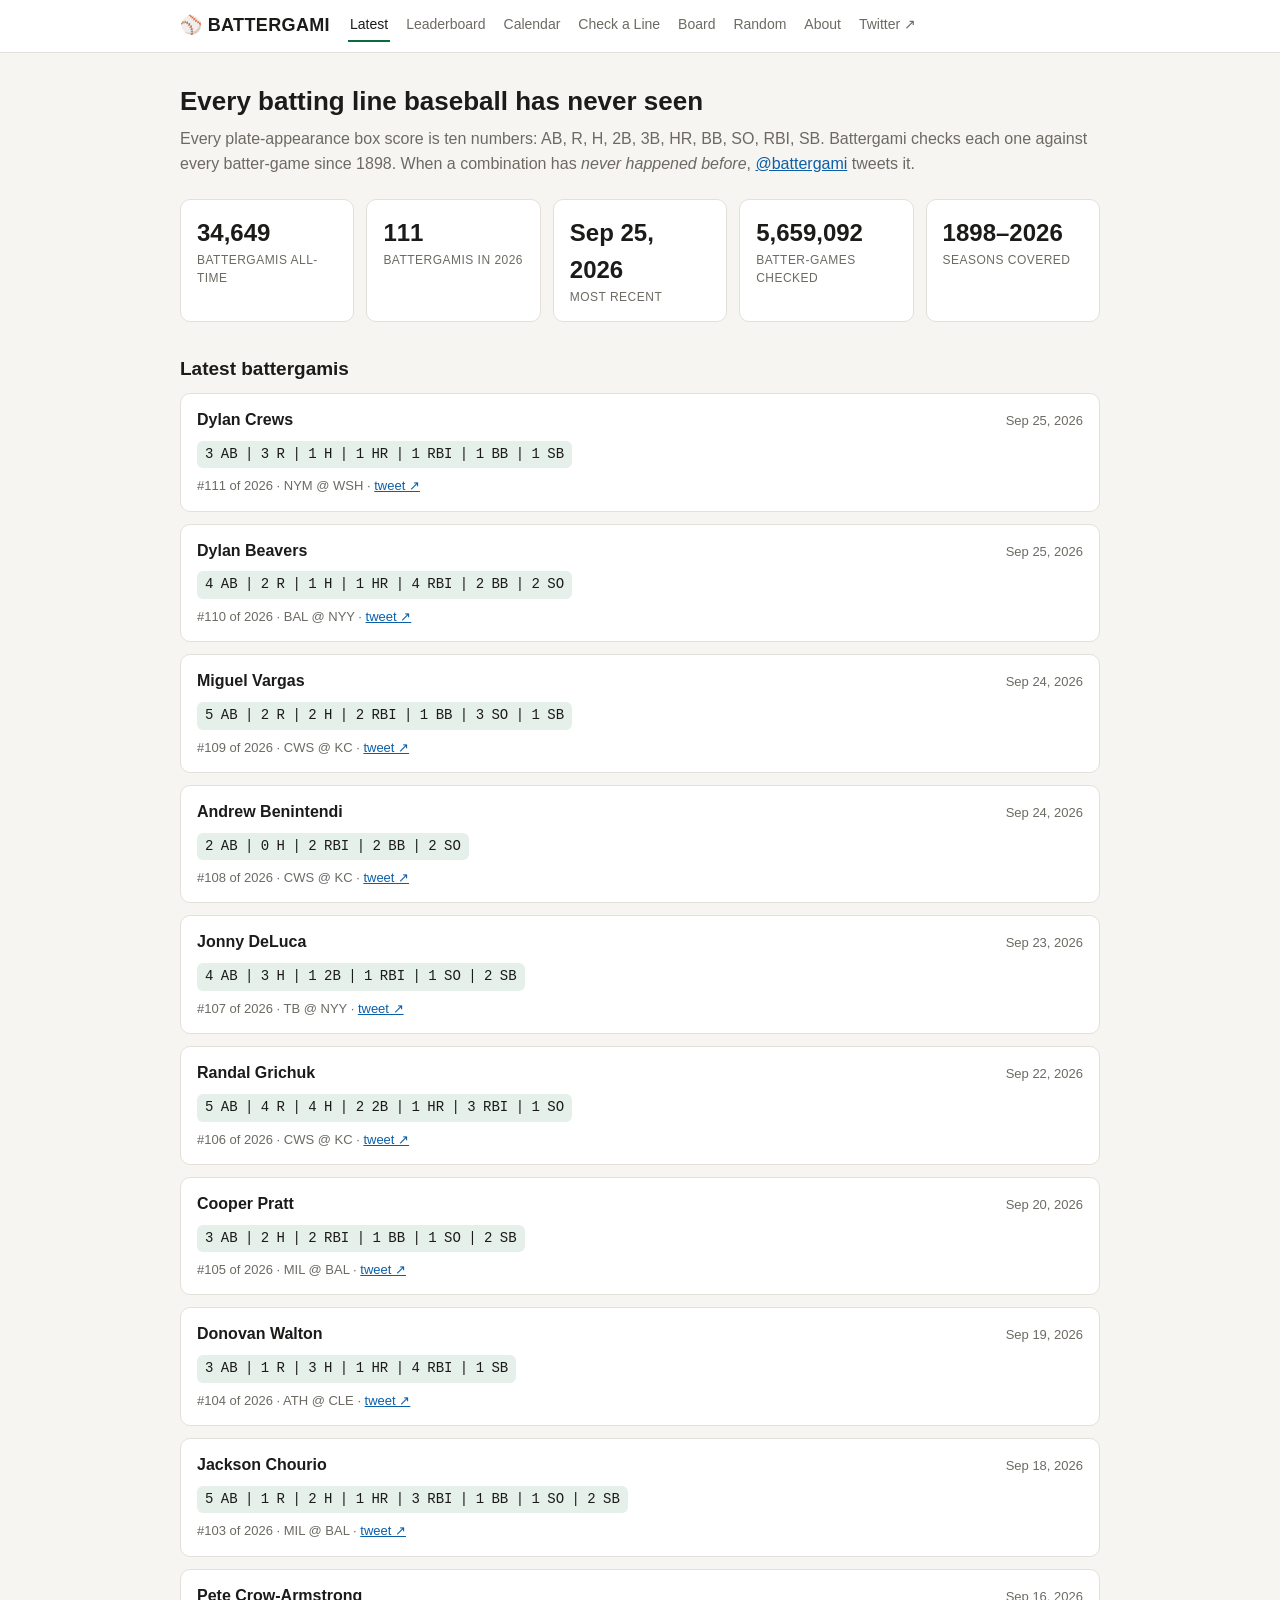
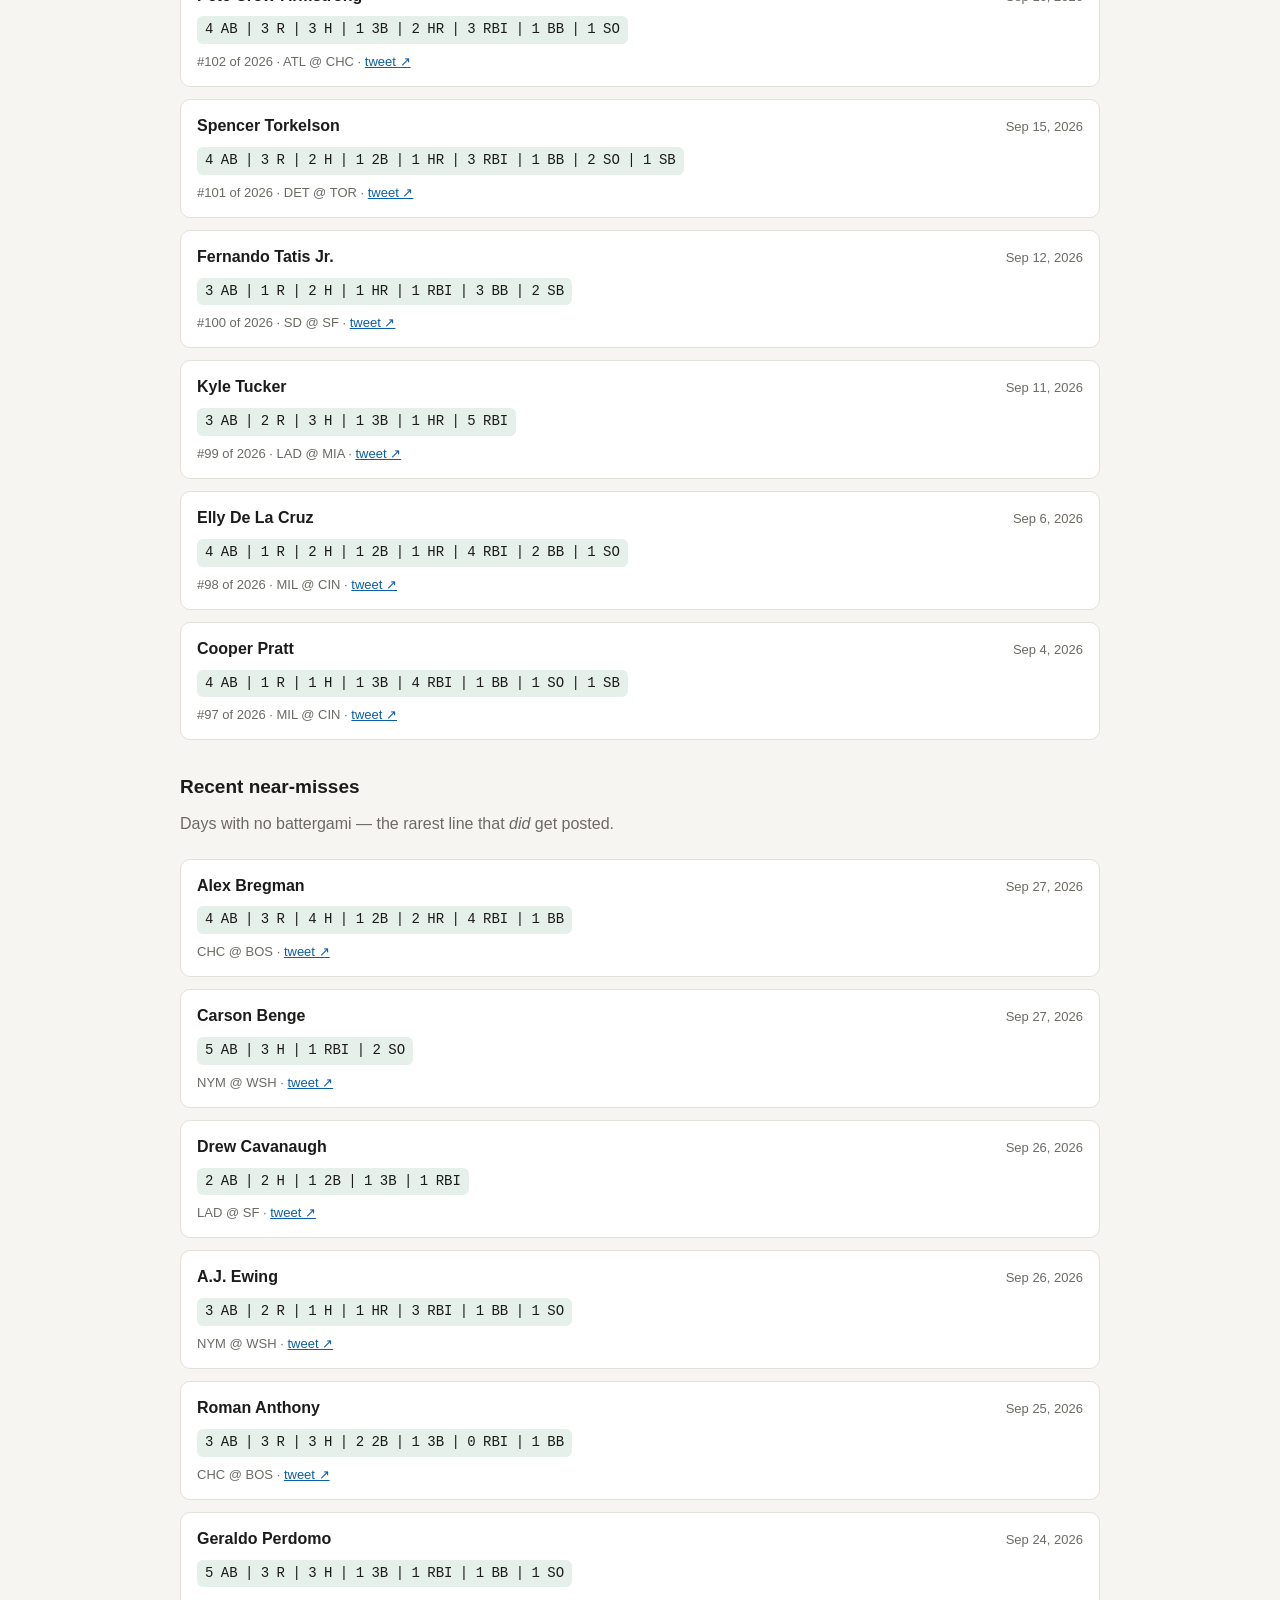
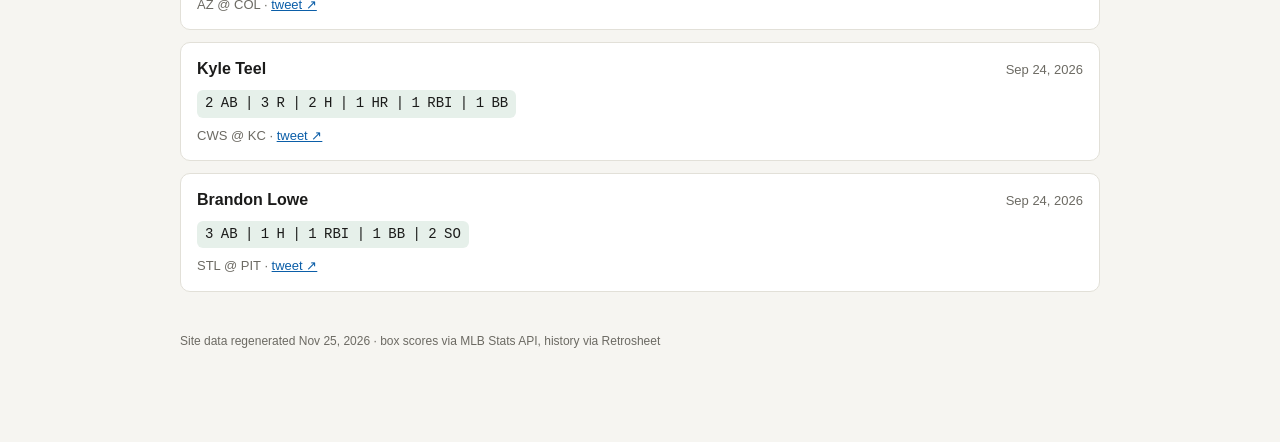
<file: site/index.html>
<!doctype html>
<html lang="en">
<head>
<meta charset="utf-8">
<meta name="viewport" content="width=device-width, initial-scale=1">
<title>Battergami — MLB batting lines that have never happened</title>
<meta name="description" content="Battergami watches every MLB game and flags batting lines that have never occurred before in over 125 years of baseball.">
<link rel="stylesheet" href="assets/style.css">
</head>
<body>
<div class="wrap">
  <h1>Every batting line baseball has never seen</h1>
  <p class="sub">Every plate-appearance box score is ten numbers: AB, R, H, 2B, 3B, HR, BB, SO, RBI, SB.
     Battergami checks each one against every batter-game since 1898. When a combination
     has <em>never happened before</em>, <a href="https://x.com/battergami" target="_blank" rel="noopener">@battergami</a> tweets it.</p>

  <div class="tiles" id="tiles"></div>

  <h2>Latest battergamis</h2>
  <div class="feed" id="feed"><div class="spinner">Loading…</div></div>

  <h2>Recent near-misses</h2>
  <p class="sub">Days with no battergami — the rarest line that <em>did</em> get posted.</p>
  <div class="feed" id="misses"><div class="spinner">Loading…</div></div>

  <p class="gen" id="gen"></p>
</div>

<script src="assets/app.js"></script>
<script>
renderNav("index.html");

function tile(n, k) {
  return `<div class="tile"><div class="n">${n}</div><div class="k">${k}</div></div>`;
}

(async () => {
  try {
    const s = await fetchJSON("data/summary.json");
    document.getElementById("tiles").innerHTML =
      tile(commas(s.distinct_lines), "battergamis all-time") +
      tile(commas(s.season_count), `battergamis in ${s.season_year}`) +
      tile(s.last_event ? fmtDate(s.last_event.date) : "—", "most recent") +
      tile(commas(s.total_games_scanned), "batter-games checked") +
      tile(s.coverage_start.slice(0,4) + "–" + s.coverage_end.slice(0,4), "seasons covered");
    genLine(document.getElementById("gen"), s.generated_at);
  } catch (e) {
    document.getElementById("tiles").innerHTML = `<p class="muted">Couldn't load summary.</p>`;
  }

  const card = (ev) => {
    const nth = ev.type === "battergami" && ev.nth
      ? `#${ev.nth} of ${ev.year} · ` : "";
    const link = ev.tweet_url
      ? `<a href="${ev.tweet_url}" target="_blank" rel="noopener">tweet &#8599;</a>` : "";
    return `<div class="card">
      <div class="top">
        <span class="who">${esc(ev.player)}</span>
        <span class="meta">${fmtDate(ev.date)}</span>
      </div>
      <span class="line">${fmtLine(ev.line)}</span>
      <div class="foot">${nth}${esc(ev.matchup)}${link ? " · " + link : ""}</div>
    </div>`;
  };

  try {
    const d = await fetchJSON("data/latest.json");
    const bg = d.events.filter(e => e.type === "battergami");
    const cc = d.events.filter(e => e.type === "closest_call");
    document.getElementById("feed").innerHTML =
      bg.length ? bg.slice(0, 15).map(card).join("") : `<p class="muted">Nothing posted yet.</p>`;
    document.getElementById("misses").innerHTML =
      cc.length ? cc.slice(0, 8).map(card).join("") : `<p class="muted">None lately — every recent day had a battergami.</p>`;
  } catch (e) {
    document.getElementById("feed").innerHTML = `<p class="muted">Couldn't load the feed.</p>`;
    document.getElementById("misses").innerHTML = "";
  }
})();
</script>
</body>
</html>
</file>
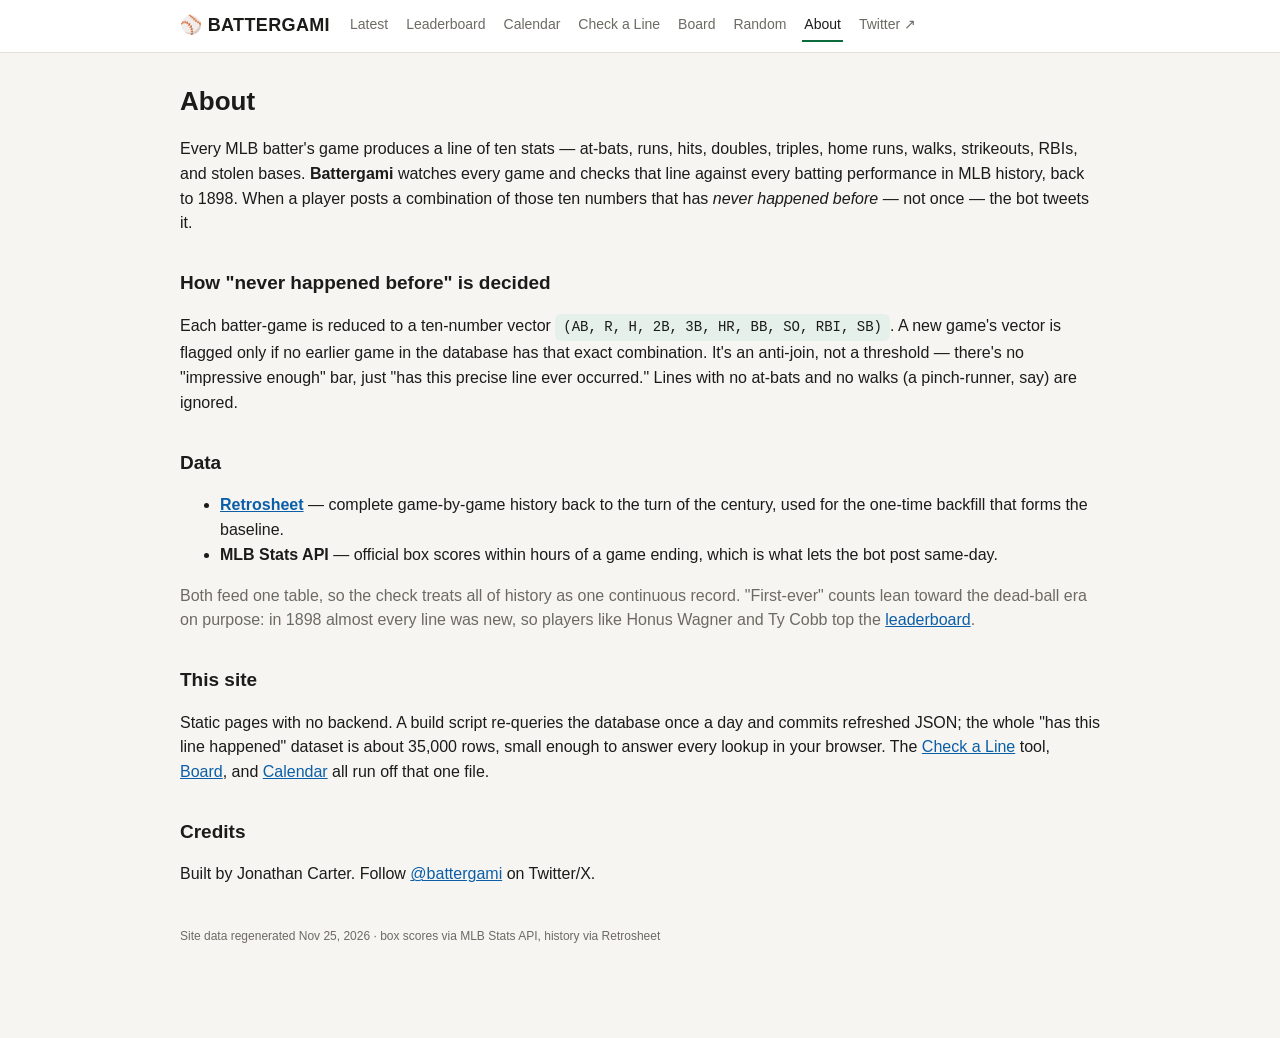
<file: site/about.html>
<!doctype html>
<html lang="en">
<head>
<meta charset="utf-8">
<meta name="viewport" content="width=device-width, initial-scale=1">
<title>About — Battergami</title>
<meta name="description" content="How Battergami decides a batting line has never happened before.">
<link rel="stylesheet" href="assets/style.css">
</head>
<body>
<div class="wrap">
  <h1>About</h1>

  <p>Every MLB batter's game produces a line of ten stats — at-bats, runs, hits,
     doubles, triples, home runs, walks, strikeouts, RBIs, and stolen bases.
     <strong>Battergami</strong> watches every game and checks that line against every
     batting performance in MLB history, back to 1898. When a player posts a
     combination of those ten numbers that has <em>never happened before</em> —
     not once — the bot tweets it.</p>

  <h2>How "never happened before" is decided</h2>
  <p>Each batter-game is reduced to a ten-number vector
     <span class="line">(AB, R, H, 2B, 3B, HR, BB, SO, RBI, SB)</span>.
     A new game's vector is flagged only if no earlier game in the database has that
     exact combination. It's an anti-join, not a threshold — there's no "impressive
     enough" bar, just "has this precise line ever occurred." Lines with no at-bats
     and no walks (a pinch-runner, say) are ignored.</p>

  <h2>Data</h2>
  <ul>
    <li><strong><a href="https://www.retrosheet.org/" target="_blank" rel="noopener">Retrosheet</a></strong>
        — complete game-by-game history back to the turn of the century, used for the
        one-time backfill that forms the baseline.</li>
    <li><strong>MLB Stats API</strong> — official box scores within hours of a game
        ending, which is what lets the bot post same-day.</li>
  </ul>
  <p class="muted">Both feed one table, so the check treats all of history as one continuous record.
     "First-ever" counts lean toward the dead-ball era on purpose: in 1898 almost every
     line was new, so players like Honus Wagner and Ty Cobb top the
     <a href="leaderboard.html">leaderboard</a>.</p>

  <h2>This site</h2>
  <p>Static pages with no backend. A build script re-queries the database once a day and
     commits refreshed JSON; the whole "has this line happened" dataset is about 35,000
     rows, small enough to answer every lookup in your browser. The
     <a href="check.html">Check a Line</a> tool, <a href="board.html">Board</a>, and
     <a href="calendar.html">Calendar</a> all run off that one file.</p>

  <h2>Credits</h2>
  <p>Built by Jonathan Carter. Follow
     <a href="https://x.com/battergami" target="_blank" rel="noopener">@battergami</a> on Twitter/X.</p>

  <p class="gen" id="gen"></p>
</div>

<script src="assets/app.js"></script>
<script>
renderNav("about.html");
fetchJSON("data/summary.json")
  .then(s => genLine(document.getElementById("gen"), s.generated_at))
  .catch(() => {});
</script>
</body>
</html>
</file>
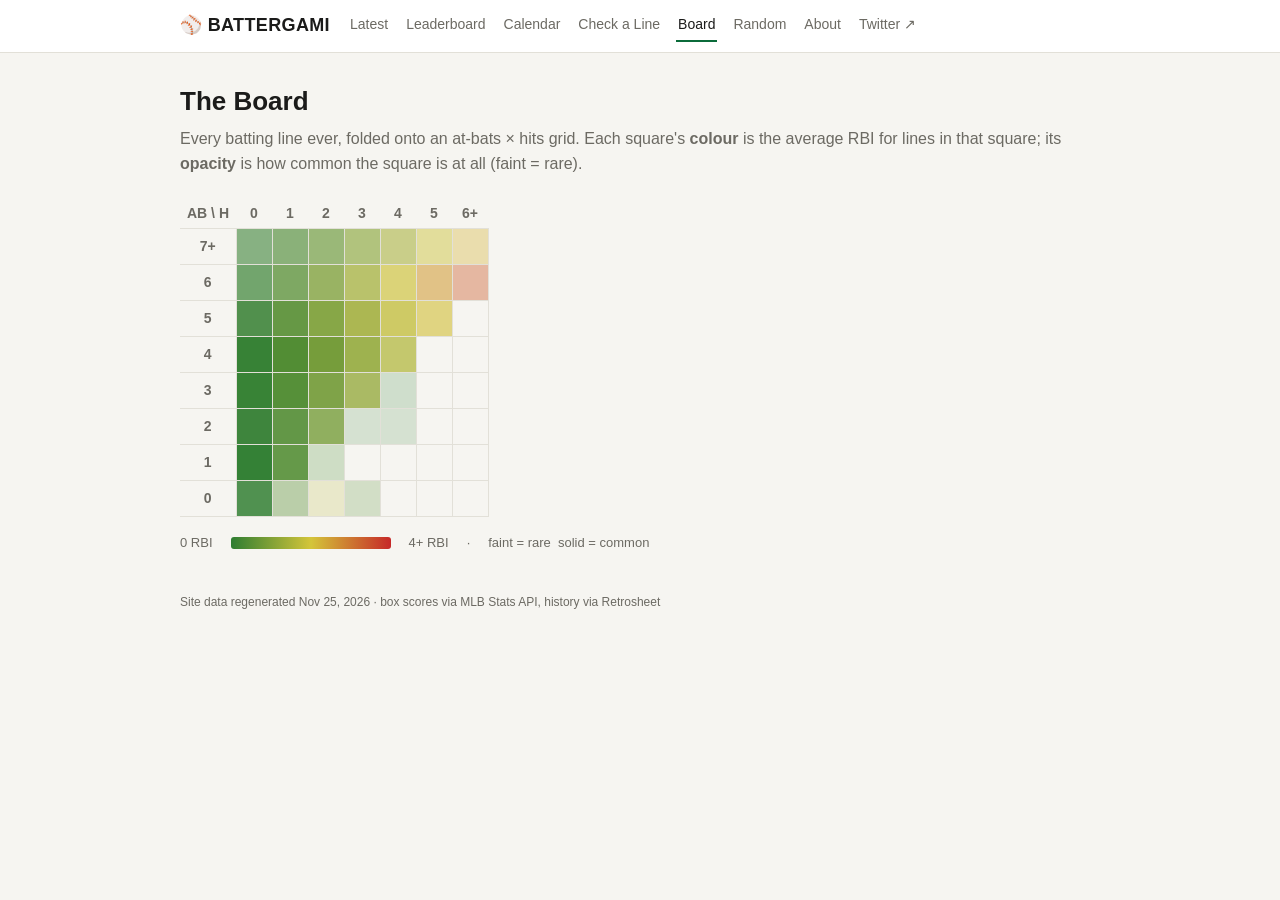
<file: site/board.html>
<!doctype html>
<html lang="en">
<head>
<meta charset="utf-8">
<meta name="viewport" content="width=device-width, initial-scale=1">
<title>Board — Battergami</title>
<meta name="description" content="A grid of every at-bats by hits combination, coloured by average RBI.">
<link rel="stylesheet" href="assets/style.css">
</head>
<body>
<div class="wrap">
  <h1>The Board</h1>
  <p class="sub">Every batting line ever, folded onto an at-bats &times; hits grid.
     Each square's <strong>colour</strong> is the average RBI for lines in that square;
     its <strong>opacity</strong> is how common the square is at all (faint = rare).</p>

  <div id="board"><div class="spinner">Loading…</div></div>

  <div class="legend">
    <span>0 RBI</span><span class="bar"></span><span><span id="cap">4</span>+ RBI</span>
    <span>·</span><span>faint = rare&nbsp;&nbsp;solid = common</span>
  </div>

  <p class="gen" id="gen"></p>
</div>

<div id="tooltip"></div>

<script src="assets/app.js"></script>
<script>renderNav("board.html");</script>
<script src="assets/board.js"></script>
</body>
</html>
</file>
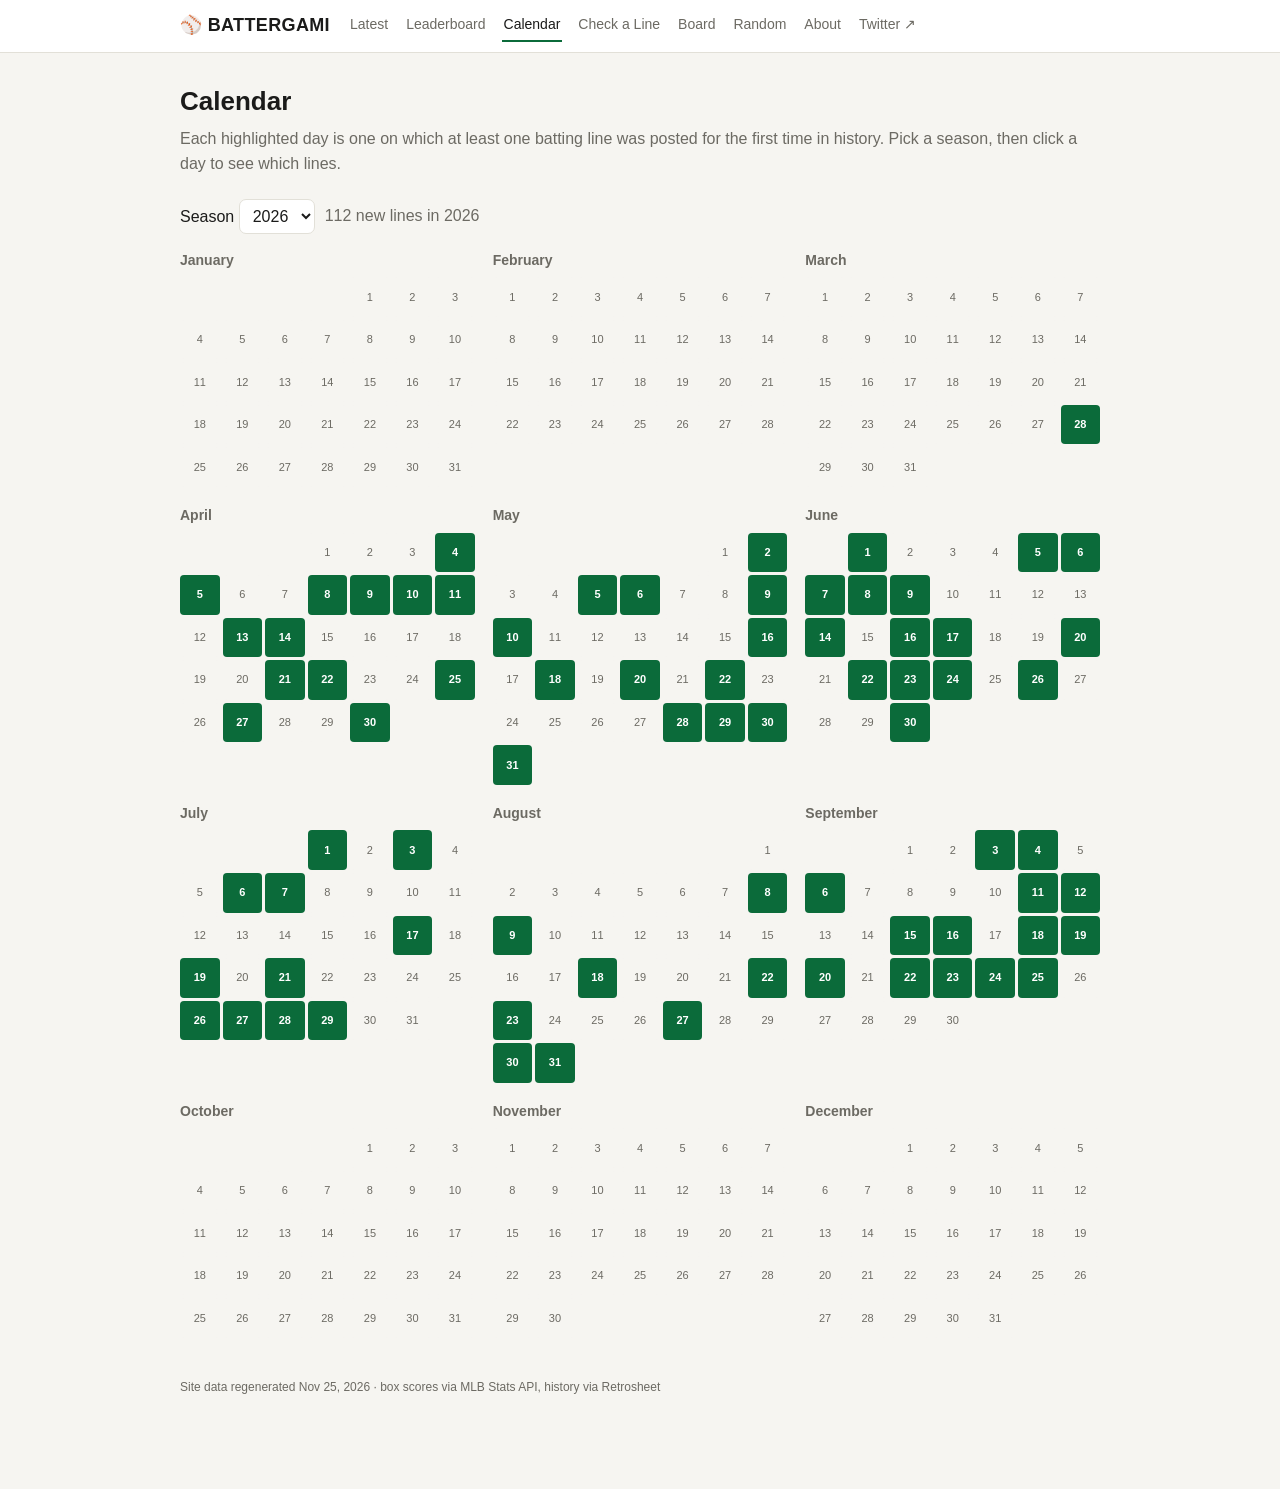
<file: site/calendar.html>
<!doctype html>
<html lang="en">
<head>
<meta charset="utf-8">
<meta name="viewport" content="width=device-width, initial-scale=1">
<title>Calendar — Battergami</title>
<meta name="description" content="Browse the days new batting lines entered the record, 1898 to today.">
<link rel="stylesheet" href="assets/style.css">
</head>
<body>
<div class="wrap">
  <h1>Calendar</h1>
  <p class="sub">Each highlighted day is one on which at least one batting line was posted for the
     first time in history. Pick a season, then click a day to see which lines.</p>

  <div class="controls">
    <label>Season <select id="year"></select></label>
    <span class="muted" id="ysum"></span>
  </div>

  <div class="cal-months" id="months"><div class="spinner">Loading…</div></div>

  <div id="day"></div>
  <p class="gen" id="gen"></p>
</div>

<script src="assets/app.js"></script>
<script>
renderNav("calendar.html");
const MON = ["January","February","March","April","May","June","July","August","September","October","November","December"];
let COUNTS = {}, LINES = null;

function daysInMonth(y, m) { return new Date(y, m + 1, 0).getDate(); }

function renderYear(y) {
  const host = document.getElementById("months");
  let total = 0, out = "";
  for (let m = 0; m < 12; m++) {
    const first = new Date(y, m, 1).getDay();
    let cells = "";
    for (let i = 0; i < first; i++) cells += `<div class="d pad"></div>`;
    for (let d = 1; d <= daysInMonth(y, m); d++) {
      const iso = `${y}-${String(m + 1).padStart(2, "0")}-${String(d).padStart(2, "0")}`;
      const n = COUNTS[iso] || 0;
      total += n;
      cells += n
        ? `<div class="d has" data-iso="${iso}" title="${n} new line${n === 1 ? "" : "s"}">${d}</div>`
        : `<div class="d">${d}</div>`;
    }
    out += `<div class="month"><h3>${MON[m]}</h3><div class="grid">${cells}</div></div>`;
  }
  host.innerHTML = out;
  document.getElementById("ysum").textContent = `${commas(total)} new line${total === 1 ? "" : "s"} in ${y}`;
  host.querySelectorAll(".d.has").forEach(el =>
    el.addEventListener("click", () => showDay(el.dataset.iso)));
}

async function showDay(iso) {
  const host = document.getElementById("day");
  host.innerHTML = `<h2>${fmtDate(iso)}</h2><p class="spinner">Loading lines…</p>`;
  if (!LINES) {
    try { LINES = (await fetchJSON("data/lines.json")).rows; }
    catch (e) { host.innerHTML = `<h2>${fmtDate(iso)}</h2><p class="muted">Couldn't load line detail.</p>`; return; }
  }
  const hits = LINES.filter(r => r[11] === iso);
  host.innerHTML = `<h2>${fmtDate(iso)} — ${hits.length} first-ever line${hits.length === 1 ? "" : "s"}</h2>` +
    `<div class="feed">` + hits.map(r => `
      <div class="card">
        <div class="top"><span class="who">${esc(r[12])}</span>
          <span class="meta">${esc(r[13] || "")}</span></div>
        <span class="line">${fmtLine(r.slice(0, 10))}</span>
        <div class="foot">since posted ${r[10] === 1 ? "once" : commas(r[10]) + " times"} ·
          last ${fmtDate(r[14])} by ${esc(r[15])}</div>
      </div>`).join("") + `</div>`;
  host.scrollIntoView({ behavior: "smooth", block: "start" });
}

(async () => {
  try {
    const d = await fetchJSON("data/calendar.json");
    COUNTS = d.counts;
    genLine(document.getElementById("gen"), d.generated_at);
    const years = [...new Set(Object.keys(COUNTS).map(k => +k.slice(0, 4)))].sort((a, b) => b - a);
    const sel = document.getElementById("year");
    sel.innerHTML = years.map(y => `<option value="${y}">${y}</option>`).join("");
    sel.addEventListener("change", () => { document.getElementById("day").innerHTML = ""; renderYear(+sel.value); });
    renderYear(years[0]);
  } catch (e) {
    document.getElementById("months").innerHTML = `<p class="muted">Couldn't load the calendar.</p>`;
  }
})();
</script>
</body>
</html>
</file>
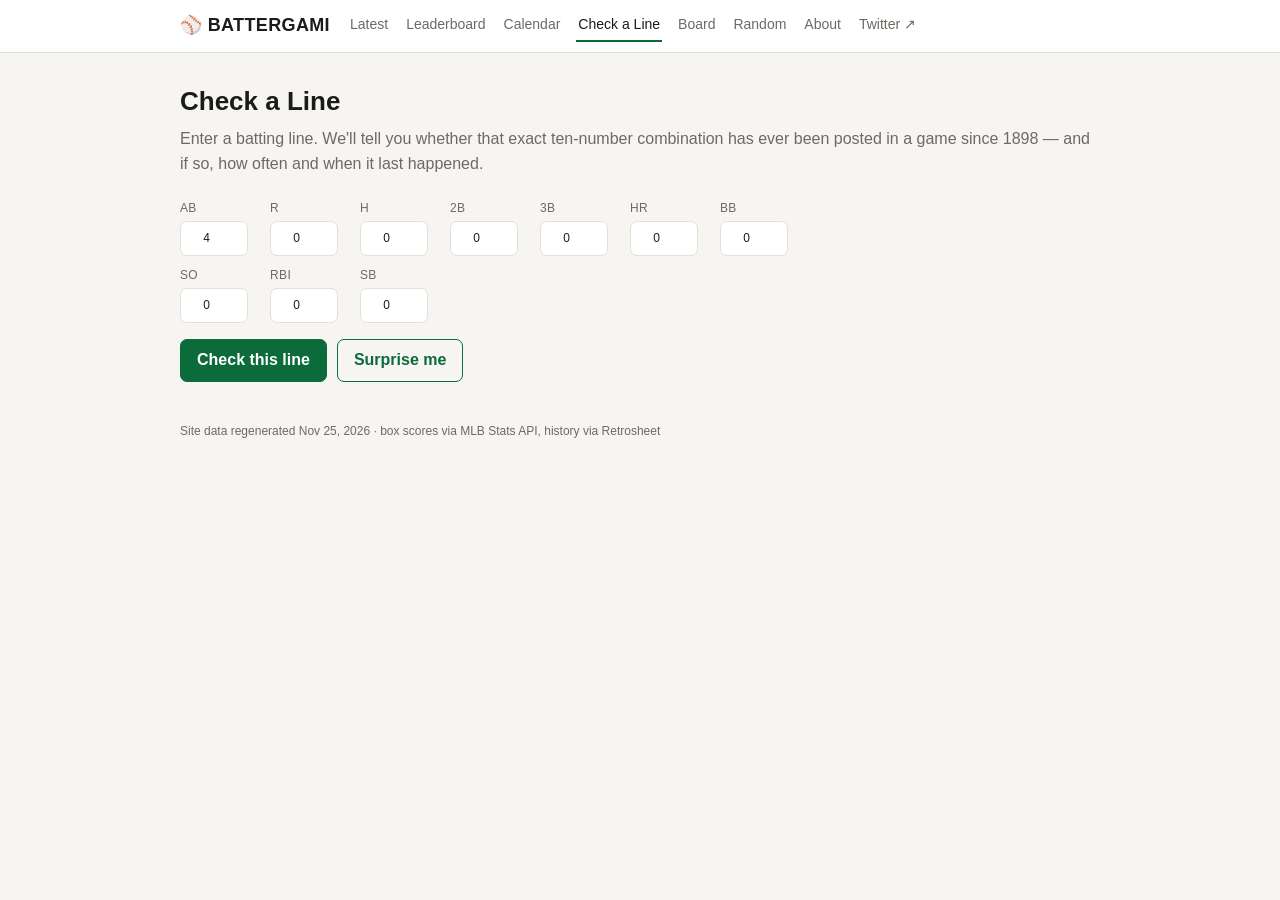
<file: site/check.html>
<!doctype html>
<html lang="en">
<head>
<meta charset="utf-8">
<meta name="viewport" content="width=device-width, initial-scale=1">
<title>Check a Line — Battergami</title>
<meta name="description" content="Enter a batting line and find out whether it has ever happened in MLB history.">
<link rel="stylesheet" href="assets/style.css">
</head>
<body>
<div class="wrap">
  <h1>Check a Line</h1>
  <p class="sub">Enter a batting line. We'll tell you whether that exact ten-number combination
     has ever been posted in a game since 1898 — and if so, how often and when it last happened.</p>

  <form id="form" class="checkgrid">
    <label>AB <input type="number" min="0" max="15" id="ab" value="4"></label>
    <label>R  <input type="number" min="0" max="15" id="r"  value="0"></label>
    <label>H  <input type="number" min="0" max="15" id="h"  value="0"></label>
    <label>2B <input type="number" min="0" max="10" id="d"  value="0"></label>
    <label>3B <input type="number" min="0" max="10" id="t"  value="0"></label>
    <label>HR <input type="number" min="0" max="10" id="hr" value="0"></label>
    <label>BB <input type="number" min="0" max="10" id="bb" value="0"></label>
    <label>SO <input type="number" min="0" max="10" id="so" value="0"></label>
    <label>RBI<input type="number" min="0" max="15" id="rbi" value="0"></label>
    <label>SB <input type="number" min="0" max="10" id="sb" value="0"></label>
  </form>
  <div class="controls">
    <button id="go" disabled>Loading history…</button>
    <button type="button" class="ghost" id="rand">Surprise me</button>
  </div>

  <div id="out"></div>
  <p class="gen" id="gen"></p>
</div>

<script src="assets/app.js"></script>
<script>
renderNav("check.html");
const IDS = ["ab", "r", "h", "d", "t", "hr", "bb", "so", "rbi", "sb"];
let MAP = null, ROWS = null;

function key(v) { return v.join(","); }

function readForm() { return IDS.map(id => Math.max(0, parseInt(document.getElementById(id).value || "0", 10))); }

function show(v) {
  const hit = MAP.get(key(v));
  const out = document.getElementById("out");
  const pill = `<span class="line big">${fmtLine(v)}</span>`;
  if (!hit) {
    const trivial = v[0] === 0 && v[6] === 0; // no AB, no BB — bot ignores these
    out.innerHTML = `<div class="result hit">
      <h3>&#128680; That's a Battergami</h3>
      <p>${pill}</p>
      <p>This exact line has <strong>never</strong> been posted in a game since 1898.</p>
      ${trivial ? `<p class="muted">Heads up: with 0 AB and 0 BB the bot treats this as a non-appearance and skips it.</p>` : ""}
    </div>`;
  } else {
    const [, , , , , , , , , , count, fd, fp, fm, ld, lp] = hit;
    const times = count === 1 ? "1 time" : `${commas(count)} times`;
    out.innerHTML = `<div class="result seen">
      <h3>Already done</h3>
      <p>${pill}</p>
      <p>Posted <strong>${times}</strong> since 1898.</p>
      <p>First: <strong>${esc(fp)}</strong>, ${fmtDate(fd)}${fm ? " · " + esc(fm) : ""}.</p>
      <p>Most recent: <strong>${esc(lp)}</strong>, ${fmtDate(ld)}.</p>
    </div>`;
  }
}

document.getElementById("form").addEventListener("submit", e => e.preventDefault());
document.getElementById("go").addEventListener("click", () => { if (MAP) show(readForm()); });
document.getElementById("rand").addEventListener("click", () => {
  if (!ROWS) return;
  const v = ROWS[Math.floor(Math.random() * ROWS.length)].slice(0, 10);
  IDS.forEach((id, i) => document.getElementById(id).value = v[i]);
  show(v);
});

(async () => {
  try {
    const d = await fetchJSON("data/lines.json");
    ROWS = d.rows;
    MAP = new Map(d.rows.map(r => [key(r.slice(0, 10)), r]));
    const go = document.getElementById("go");
    go.disabled = false;
    go.textContent = "Check this line";
    genLine(document.getElementById("gen"), d.generated_at);
  } catch (e) {
    document.getElementById("go").textContent = "Couldn't load history";
  }
})();
</script>
</body>
</html>
</file>
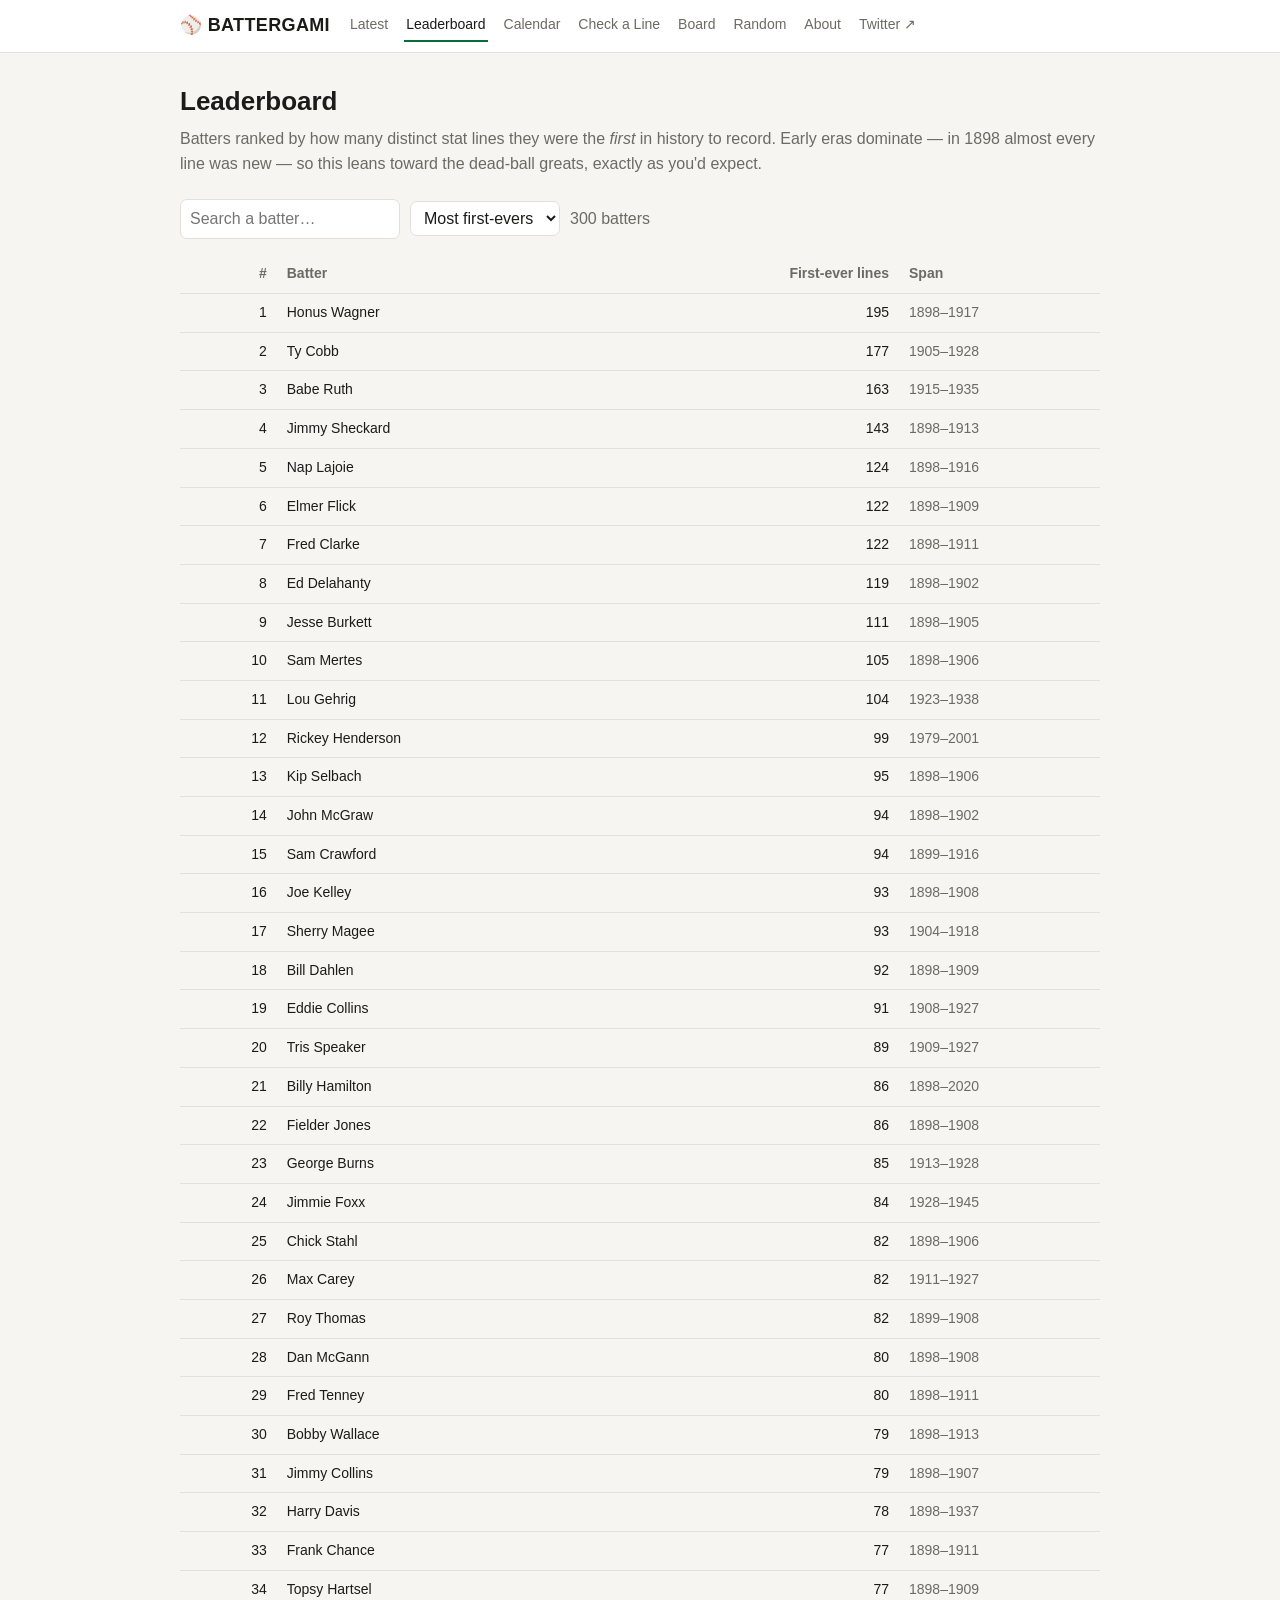
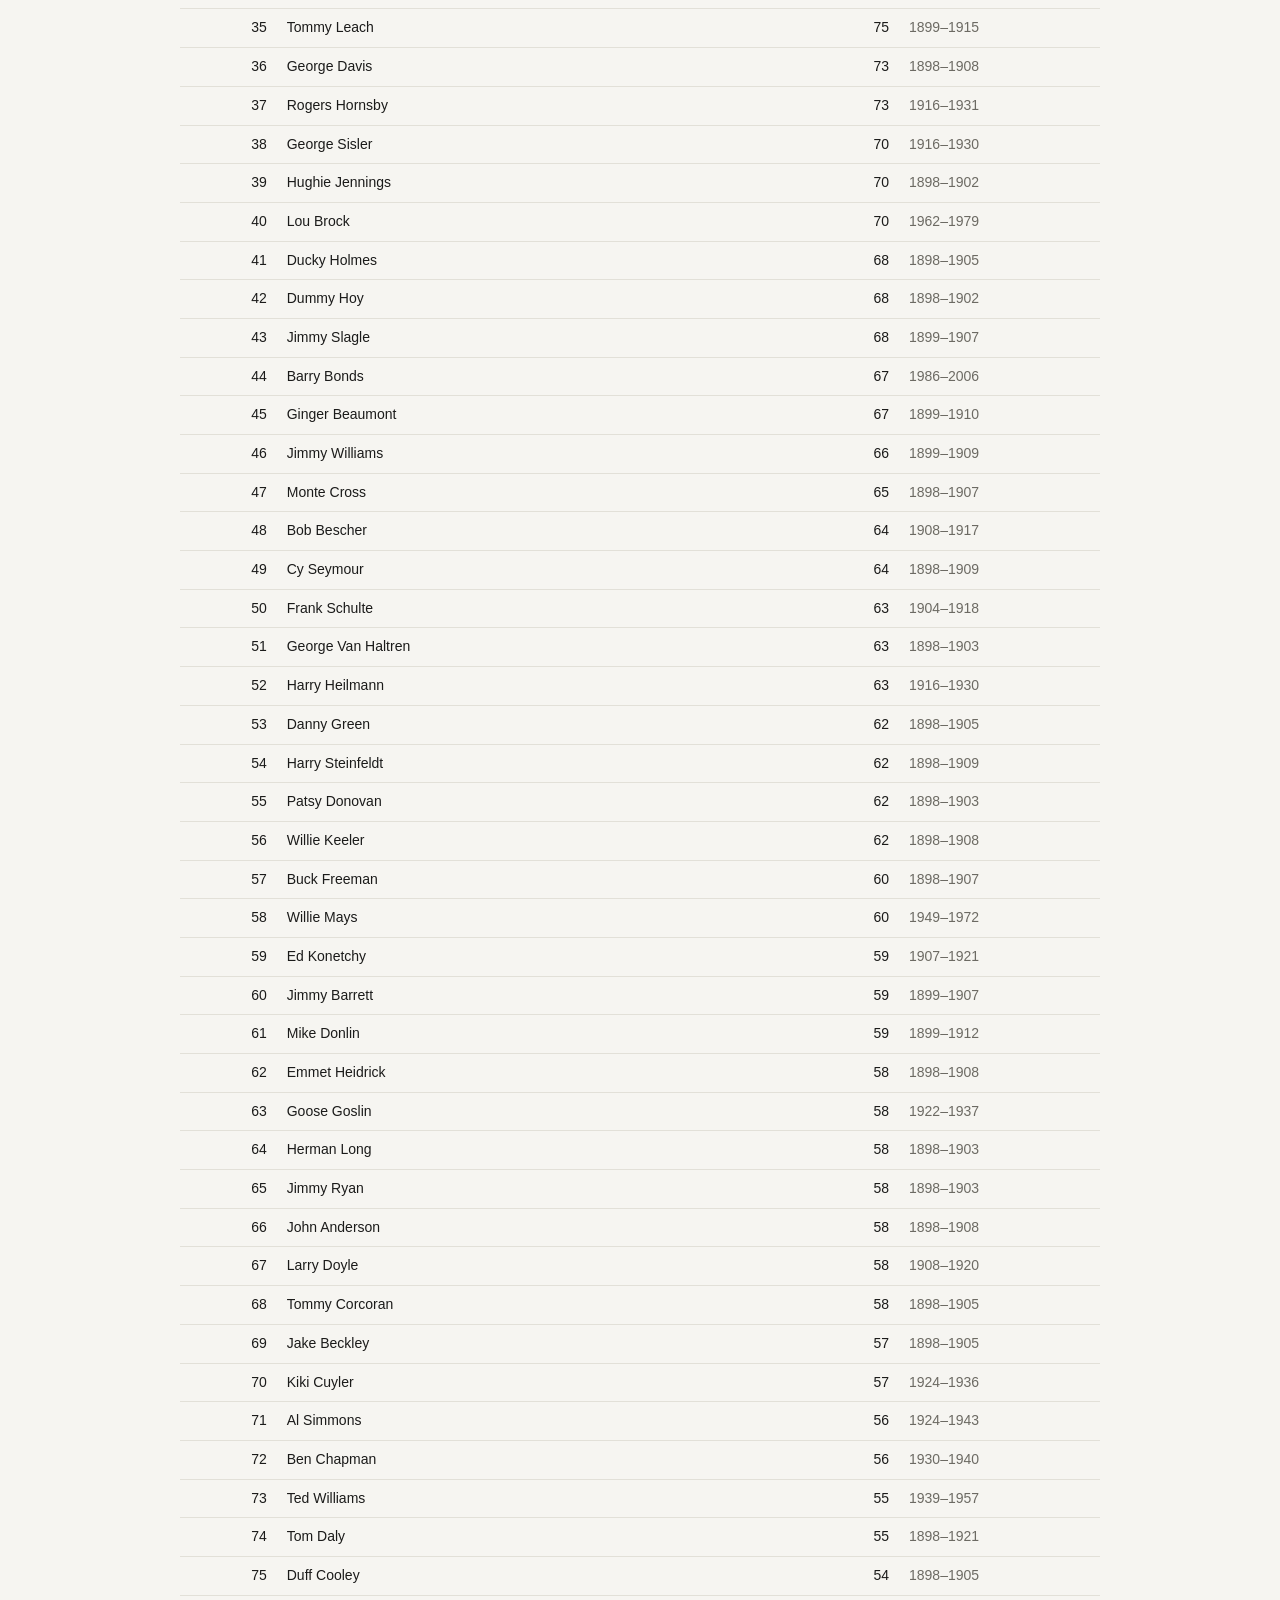
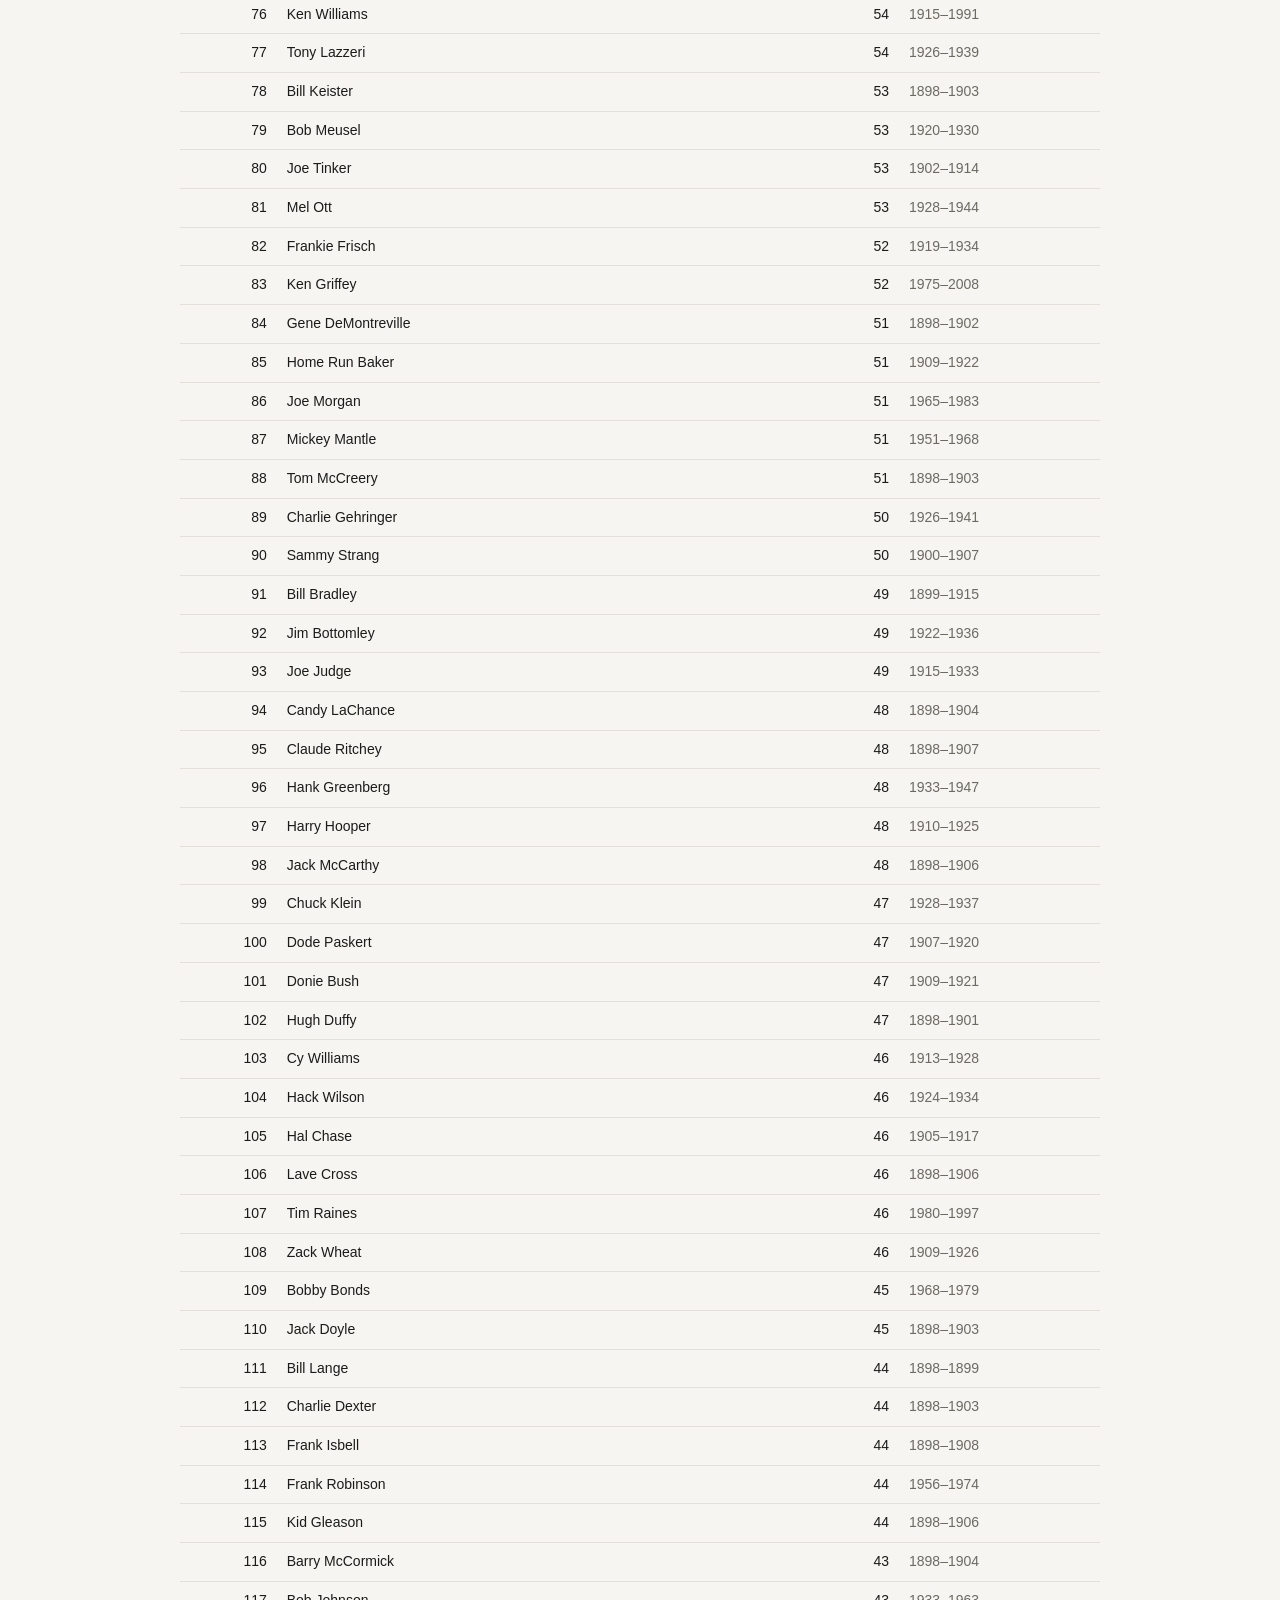
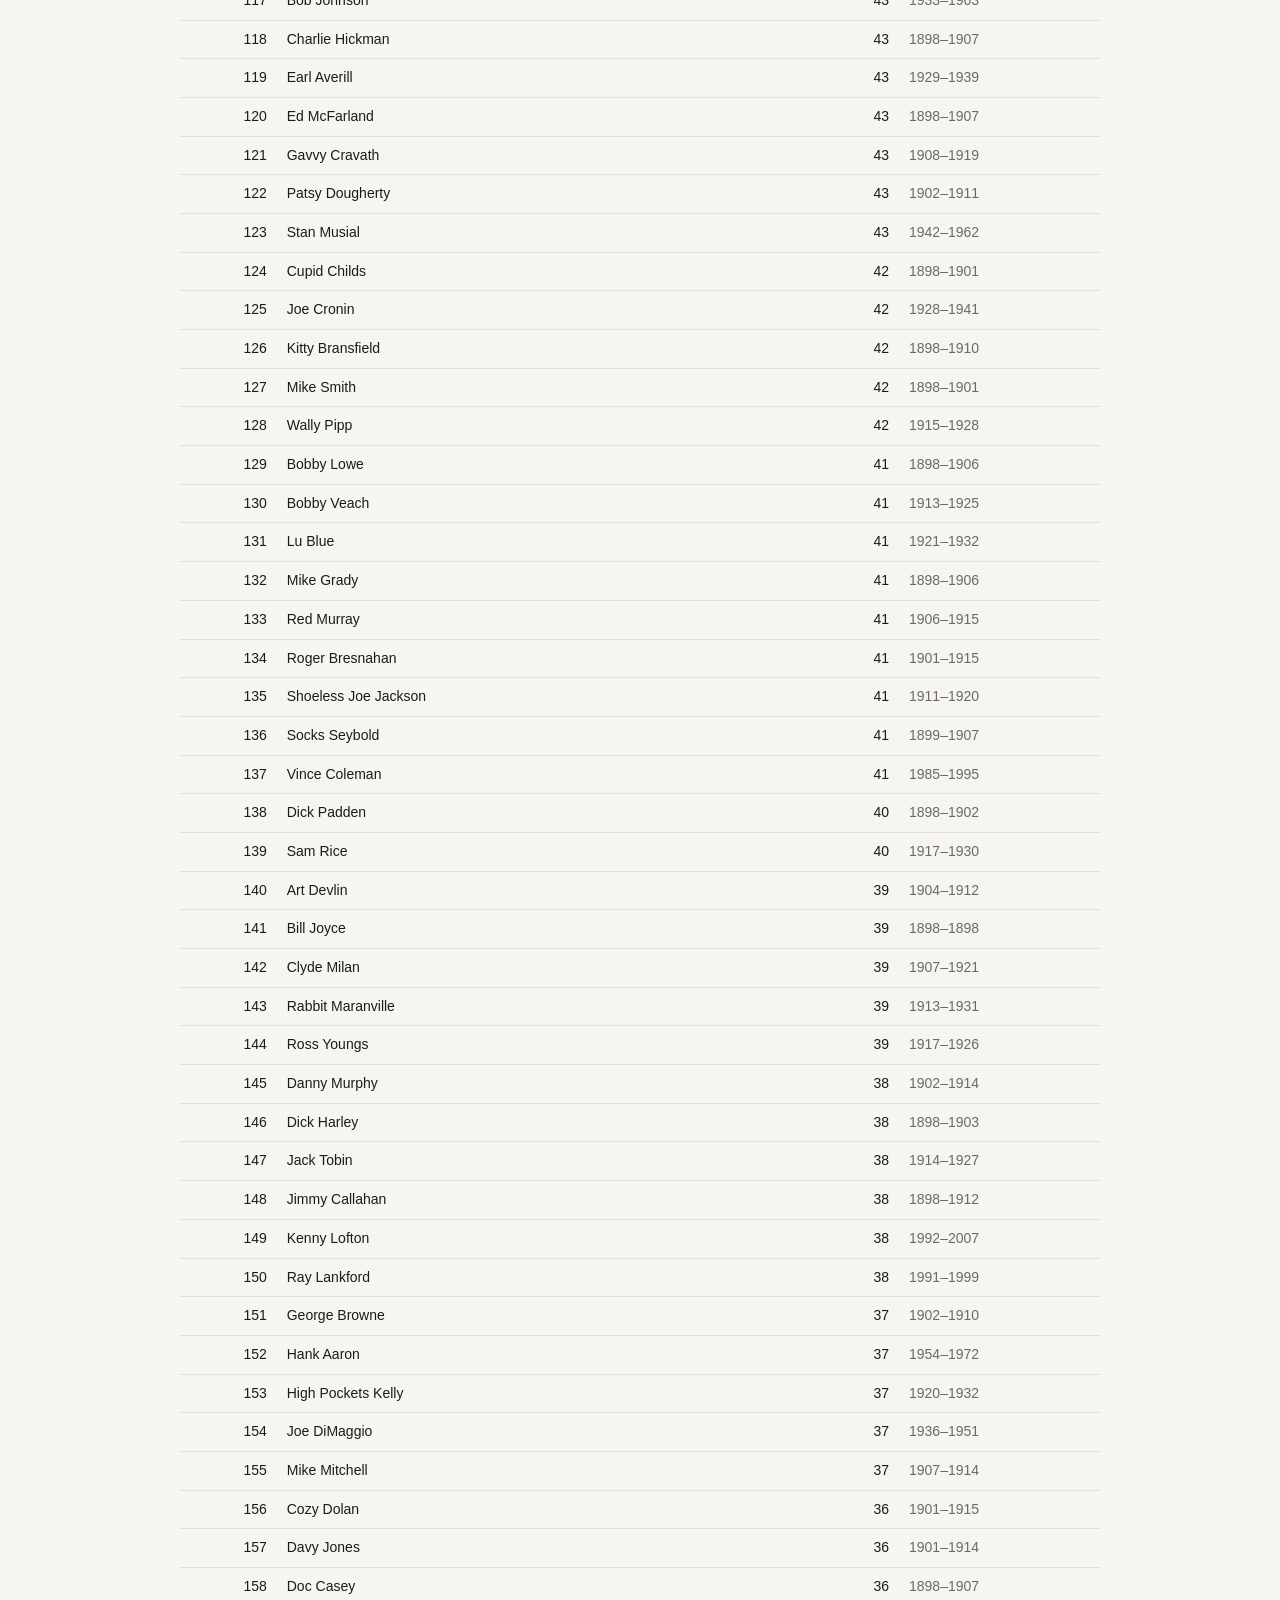
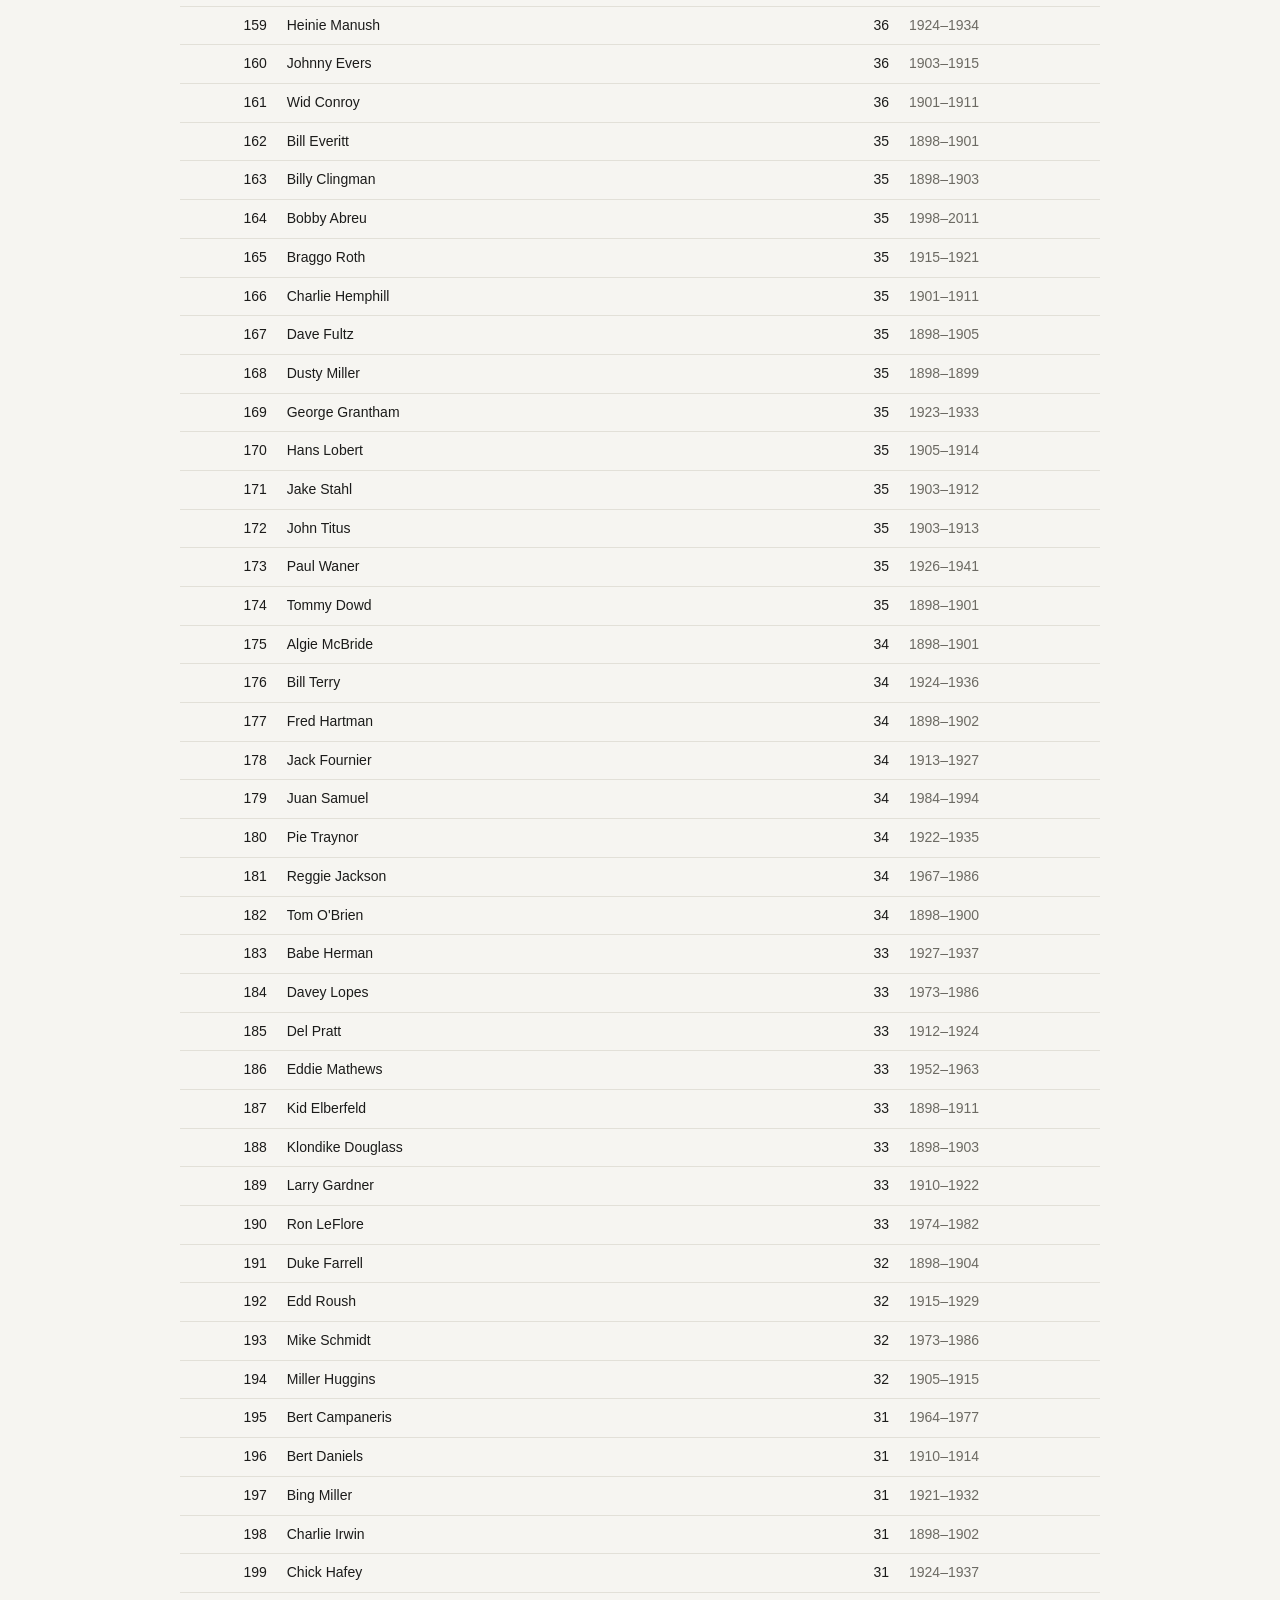
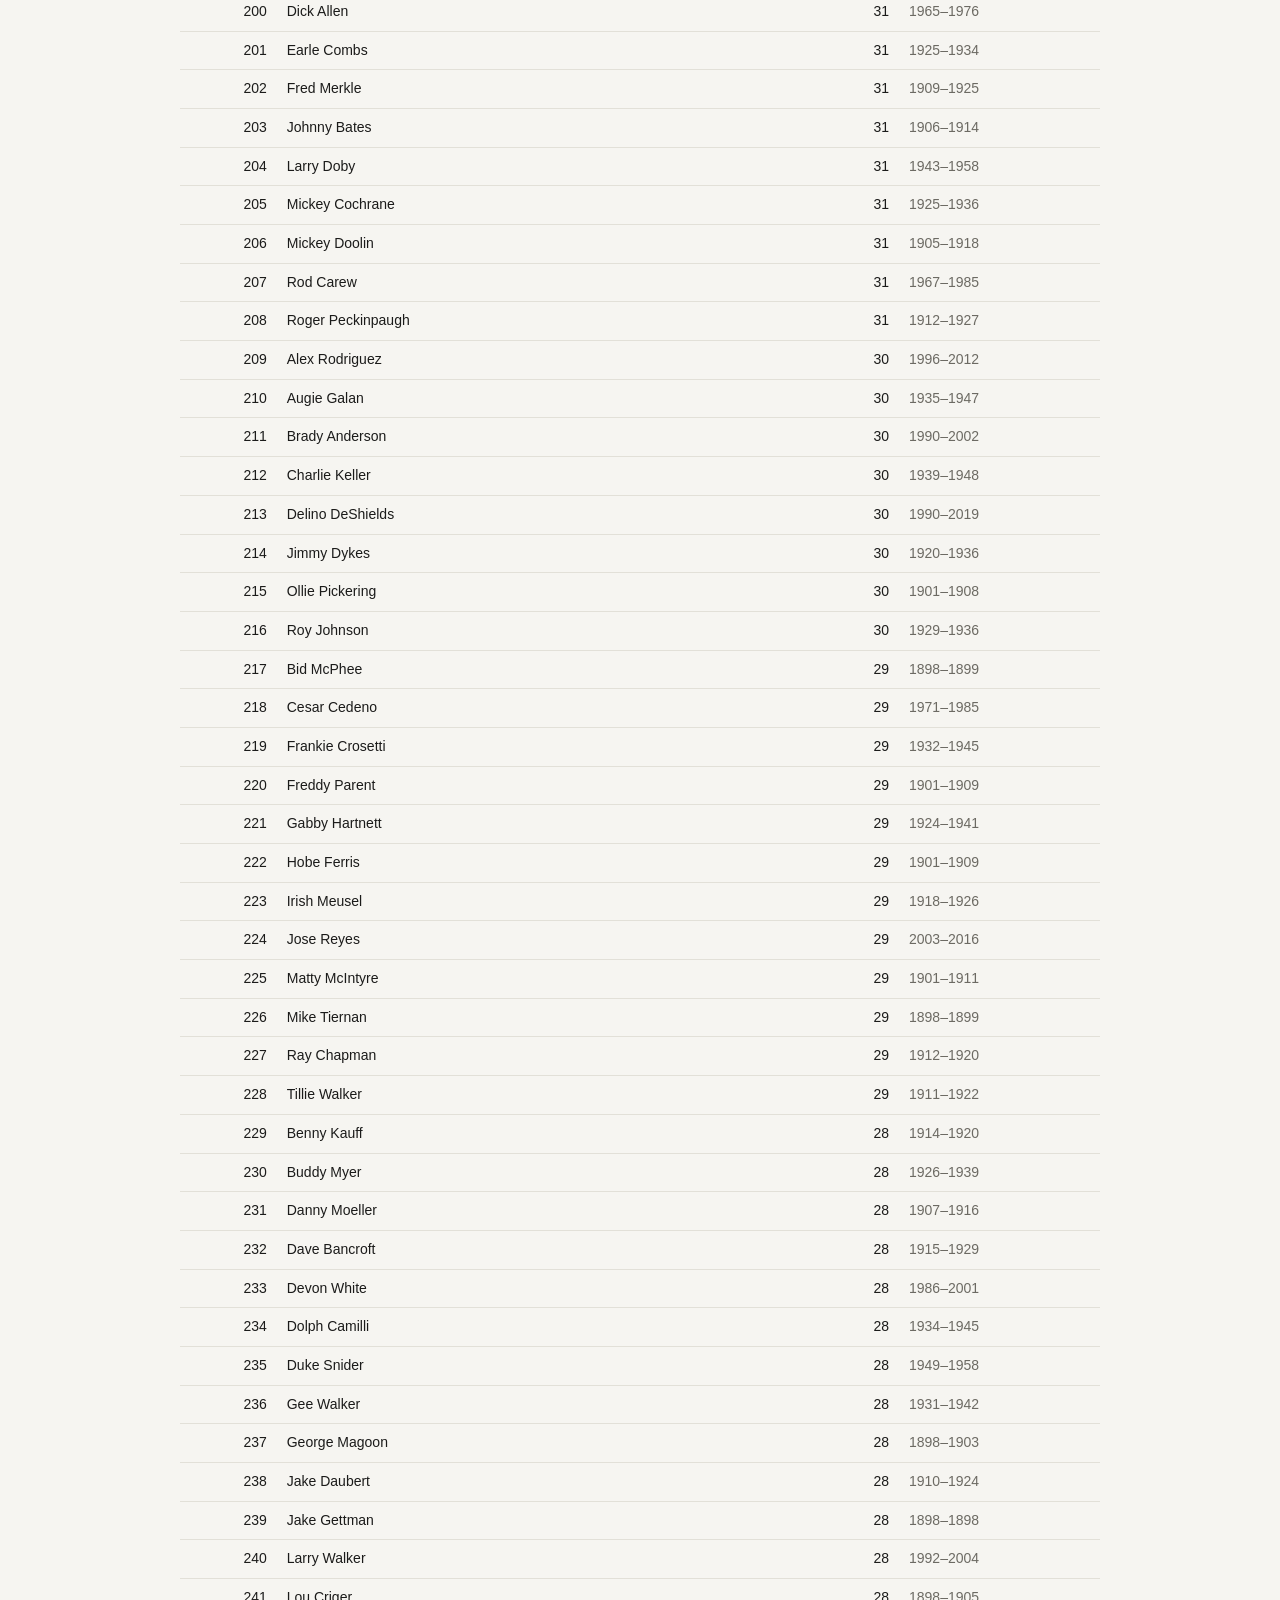
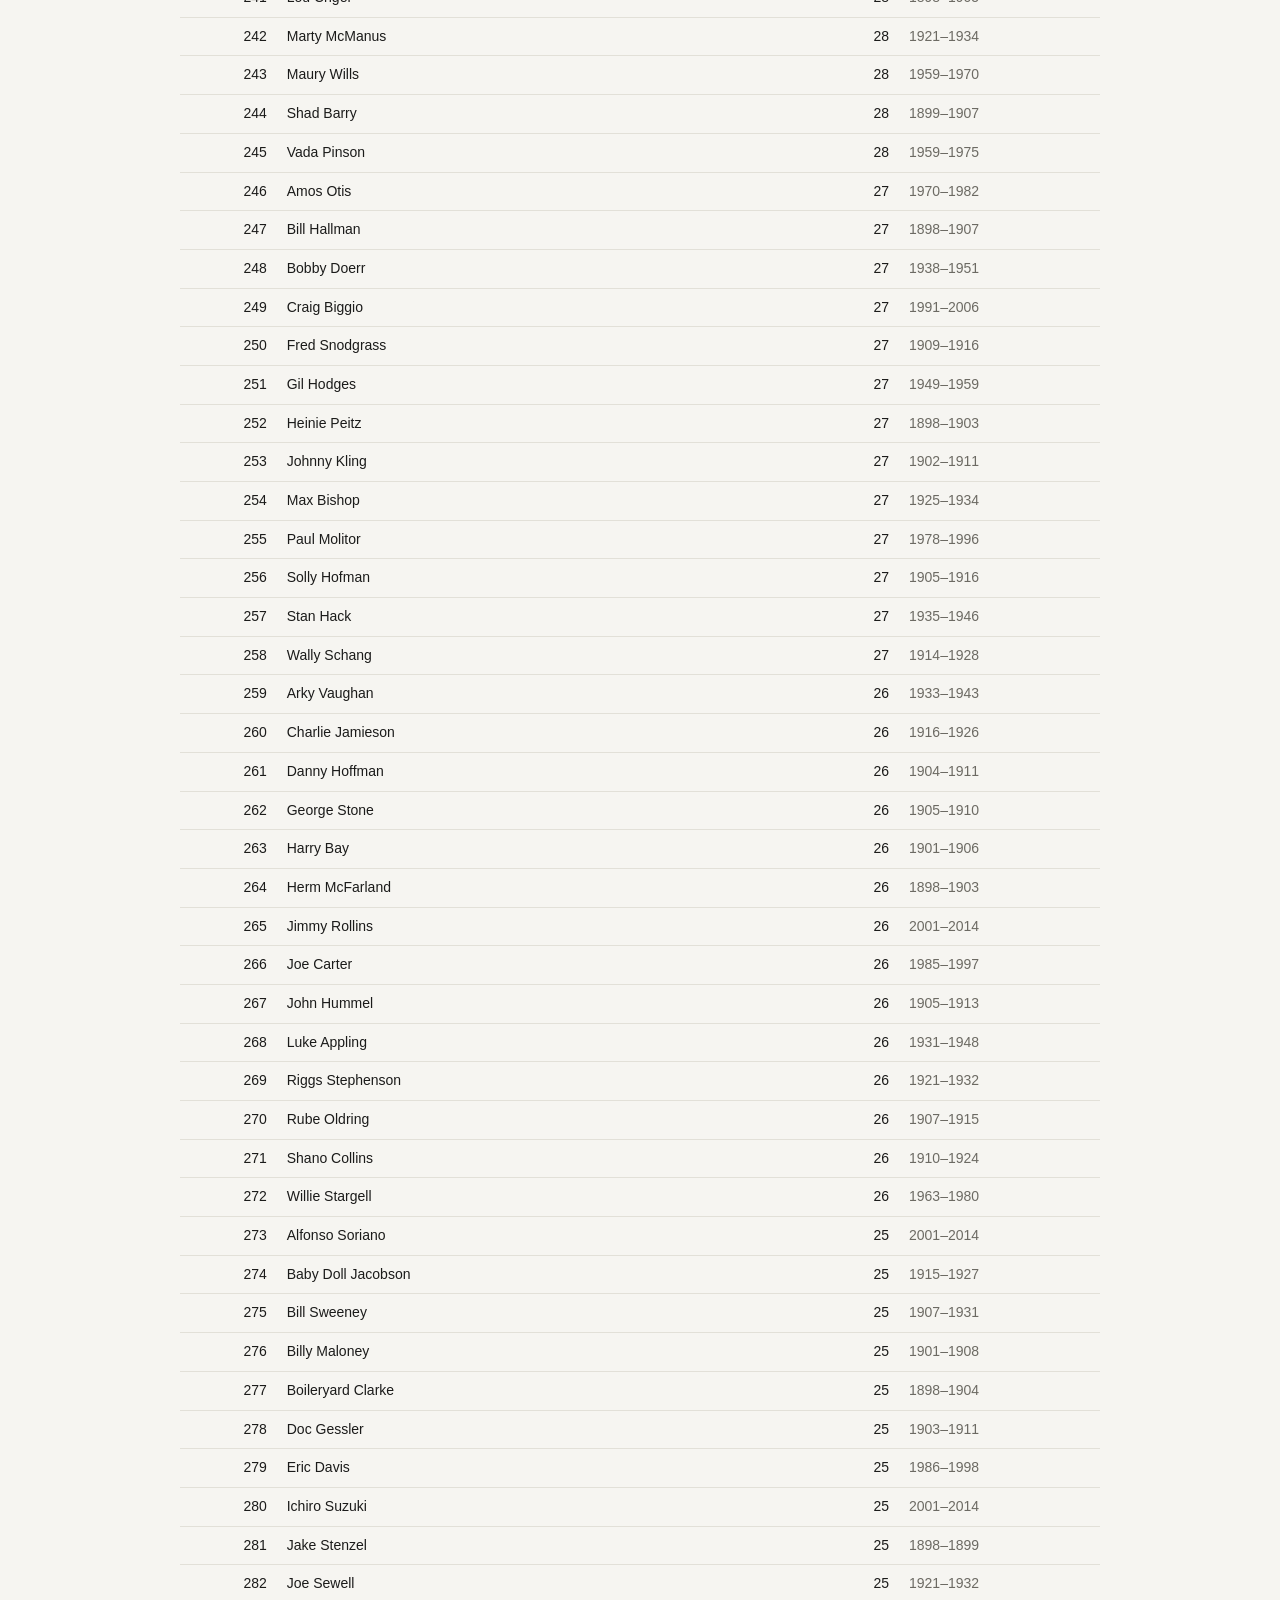
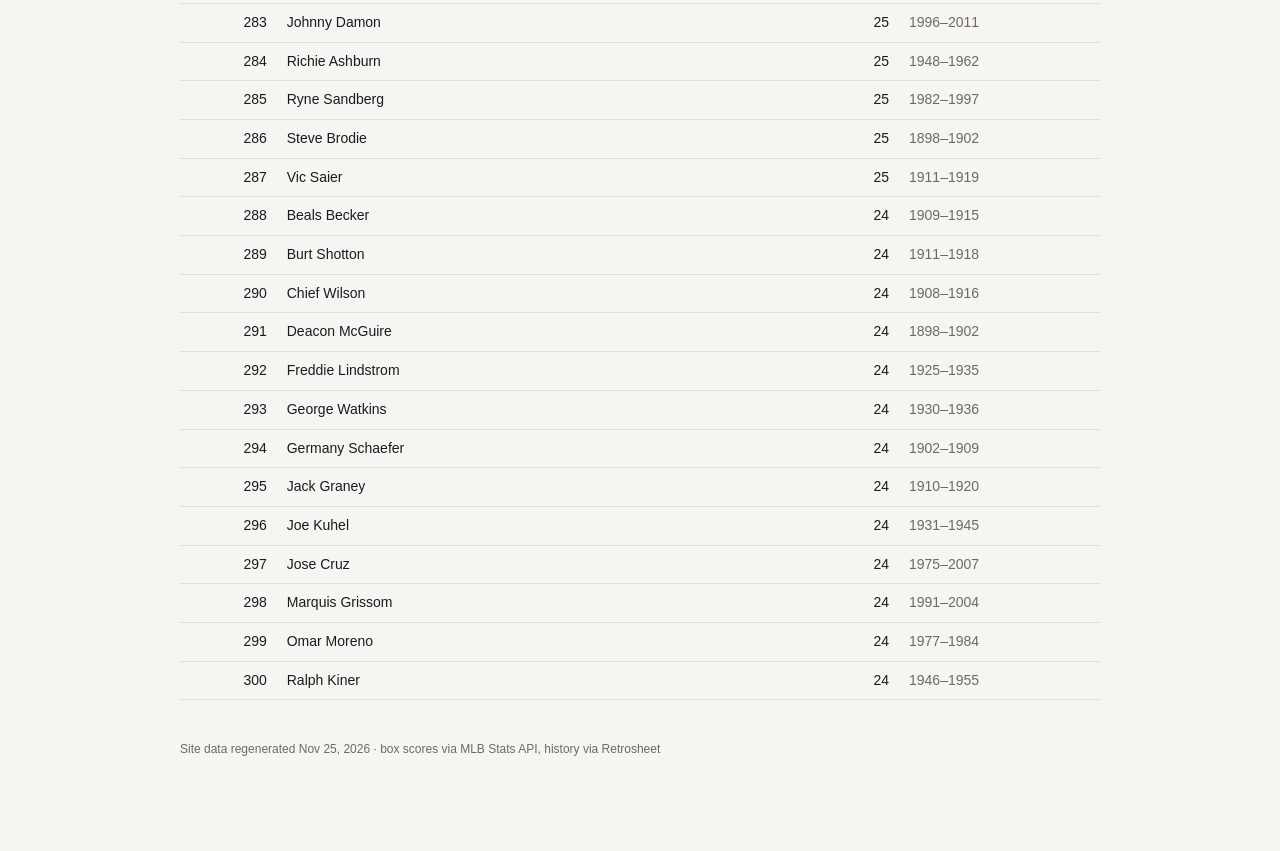
<file: site/leaderboard.html>
<!doctype html>
<html lang="en">
<head>
<meta charset="utf-8">
<meta name="viewport" content="width=device-width, initial-scale=1">
<title>Leaderboard — Battergami</title>
<meta name="description" content="MLB batters who were first to record the most never-before-seen stat lines.">
<link rel="stylesheet" href="assets/style.css">
</head>
<body>
<div class="wrap">
  <h1>Leaderboard</h1>
  <p class="sub">Batters ranked by how many distinct stat lines they were the <em>first</em> in history to
     record. Early eras dominate — in 1898 almost every line was new — so this leans
     toward the dead-ball greats, exactly as you'd expect.</p>

  <div class="controls">
    <input type="text" id="q" placeholder="Search a batter…" autocomplete="off">
    <select id="sort">
      <option value="count">Most first-evers</option>
      <option value="name">Name A–Z</option>
      <option value="recent">Most recent</option>
    </select>
    <span class="muted" id="count"></span>
  </div>

  <table>
    <thead><tr>
      <th class="no-sort num">#</th>
      <th class="no-sort">Batter</th>
      <th class="no-sort num">First-ever lines</th>
      <th class="no-sort">Span</th>
    </tr></thead>
    <tbody id="rows"><tr><td colspan="4" class="spinner">Loading…</td></tr></tbody>
  </table>

  <p class="gen" id="gen"></p>
</div>

<script src="assets/app.js"></script>
<script>
renderNav("leaderboard.html");
let DATA = [];

function render() {
  const q = document.getElementById("q").value.trim().toLowerCase();
  const sort = document.getElementById("sort").value;
  let rows = DATA.map((r, i) => ({ rank: i + 1, name: r[0], n: r[1], first: r[2], last: r[3] }));
  if (q) rows = rows.filter(r => r.name.toLowerCase().includes(q));
  if (sort === "name") rows.sort((a, b) => a.name.localeCompare(b.name));
  else if (sort === "recent") rows.sort((a, b) => b.last - a.last || b.n - a.n);
  document.getElementById("count").textContent = `${rows.length} batter${rows.length === 1 ? "" : "s"}`;
  document.getElementById("rows").innerHTML = rows.map(r => `
    <tr>
      <td class="num">${r.rank}</td>
      <td>${esc(r.name)}</td>
      <td class="num">${r.n}</td>
      <td class="muted">${r.first}–${r.last}</td>
    </tr>`).join("") || `<tr><td colspan="4" class="muted">No match.</td></tr>`;
}

(async () => {
  try {
    const d = await fetchJSON("data/leaderboard.json");
    DATA = d.rows;
    render();
    genLine(document.getElementById("gen"), d.generated_at);
  } catch (e) {
    document.getElementById("rows").innerHTML = `<tr><td colspan="4" class="muted">Couldn't load the leaderboard.</td></tr>`;
  }
})();
document.getElementById("q").addEventListener("input", render);
document.getElementById("sort").addEventListener("change", render);
</script>
</body>
</html>
</file>
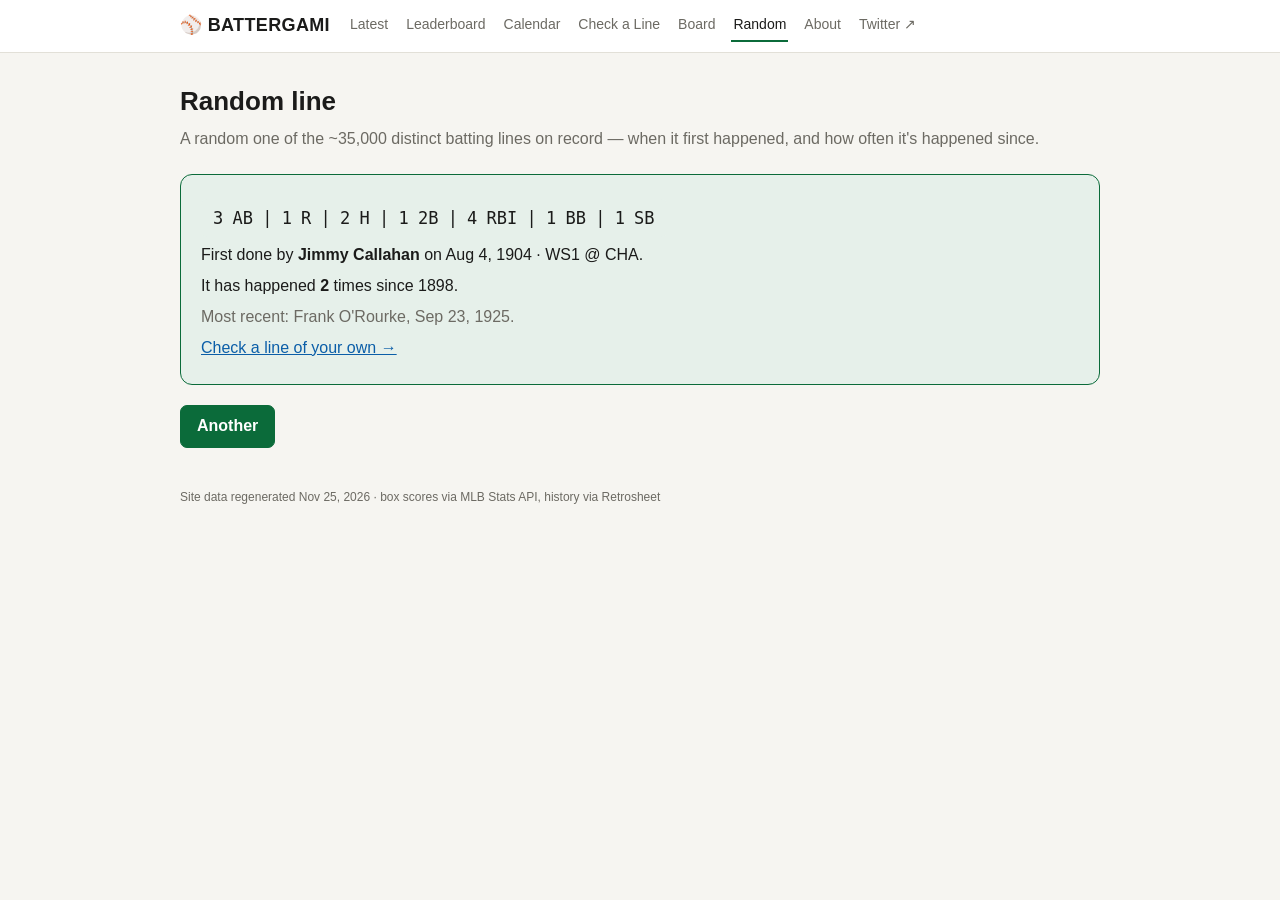
<file: site/random.html>
<!doctype html>
<html lang="en">
<head>
<meta charset="utf-8">
<meta name="viewport" content="width=device-width, initial-scale=1">
<title>Random — Battergami</title>
<meta name="description" content="A random batting line from the record, and its story.">
<link rel="stylesheet" href="assets/style.css">
</head>
<body>
<div class="wrap">
  <h1>Random line</h1>
  <p class="sub">A random one of the ~35,000 distinct batting lines on record — when it first
     happened, and how often it's happened since.</p>

  <div id="out"><div class="spinner">Loading…</div></div>
  <div class="controls"><button id="again" disabled>Another</button></div>

  <p class="gen" id="gen"></p>
</div>

<script src="assets/app.js"></script>
<script>
renderNav("random.html");
let ROWS = null;

function pick() {
  const r = ROWS[Math.floor(Math.random() * ROWS.length)];
  const [, , , , , , , , , , count, fd, fp, fm, ld, lp] = r;
  const rarity = count === 1 ? "It has happened exactly once."
    : `It has happened <strong>${commas(count)}</strong> times since 1898.`;
  document.getElementById("out").innerHTML = `<div class="result seen">
    <p><span class="line big">${fmtLine(r.slice(0, 10))}</span></p>
    <p>First done by <strong>${esc(fp)}</strong> on ${fmtDate(fd)}${fm ? " · " + esc(fm) : ""}.</p>
    <p>${rarity}</p>
    <p class="muted">Most recent: ${esc(lp)}, ${fmtDate(ld)}.</p>
    <p><a href="check.html">Check a line of your own &rarr;</a></p>
  </div>`;
}

(async () => {
  try {
    const d = await fetchJSON("data/lines.json");
    ROWS = d.rows.filter(r => r[0] > 0);  // skip 0-AB curios
    genLine(document.getElementById("gen"), d.generated_at);
    document.getElementById("again").disabled = false;
    pick();
  } catch (e) {
    document.getElementById("out").innerHTML = `<p class="muted">Couldn't load the data.</p>`;
  }
})();
document.getElementById("again").addEventListener("click", () => ROWS && pick());
</script>
</body>
</html>
</file>
<file: site/assets/style.css>
/* battergami dashboard — shared styles */

:root {
  --bg: #f6f5f1;
  --panel: #ffffff;
  --ink: #1b1b1a;
  --muted: #6c6a63;
  --line: #e2e0d8;
  --accent: #0b6b3a;      /* outfield green */
  --accent-soft: #e6f0ea;
  --alert: #c62828;        /* "BATTERGAMI!" red */
  --alert-soft: #fbe9e7;
  --link: #0b5ea8;
  --mono: ui-monospace, SFMono-Regular, Menlo, Consolas, monospace;
  --sans: -apple-system, BlinkMacSystemFont, "Segoe UI", Roboto, Helvetica, Arial, sans-serif;
}

@media (prefers-color-scheme: dark) {
  :root {
    --bg: #14140f;
    --panel: #1e1e18;
    --ink: #ececec;
    --muted: #9a978c;
    --line: #33322a;
    --accent: #4caf7d;
    --accent-soft: #1c2b23;
    --alert: #ef5350;
    --alert-soft: #2e1c1a;
    --link: #6db3f2;
  }
}

* { box-sizing: border-box; }

body {
  margin: 0;
  background: var(--bg);
  color: var(--ink);
  font-family: var(--sans);
  line-height: 1.55;
  -webkit-text-size-adjust: 100%;
}

a { color: var(--link); }
a:hover { text-decoration: none; }

.wrap {
  max-width: 960px;
  margin: 0 auto;
  padding: 0 20px 80px;
}

/* ---- nav ---- */
header.nav {
  position: sticky;
  top: 0;
  z-index: 10;
  background: var(--panel);
  border-bottom: 1px solid var(--line);
}
header.nav .inner {
  max-width: 960px;
  margin: 0 auto;
  padding: 10px 20px;
  display: flex;
  align-items: center;
  gap: 18px;
  flex-wrap: wrap;
}
header.nav .brand {
  font-weight: 800;
  letter-spacing: 0.02em;
  text-decoration: none;
  color: var(--ink);
  font-size: 18px;
  white-space: nowrap;
}
header.nav nav {
  display: flex;
  gap: 4px 14px;
  flex-wrap: wrap;
  font-size: 14px;
}
header.nav nav a {
  text-decoration: none;
  color: var(--muted);
  padding: 4px 2px;
  border-bottom: 2px solid transparent;
}
header.nav nav a:hover { color: var(--ink); }
header.nav nav a.active {
  color: var(--ink);
  border-bottom-color: var(--accent);
}

/* ---- headings ---- */
h1 { font-size: 26px; margin: 28px 0 6px; }
h2 { font-size: 19px; margin: 32px 0 10px; }
.sub { color: var(--muted); margin: 0 0 22px; }
.gen { color: var(--muted); font-size: 12px; margin-top: 40px; }

/* ---- stat tiles ---- */
.tiles {
  display: grid;
  grid-template-columns: repeat(auto-fit, minmax(150px, 1fr));
  gap: 12px;
  margin: 20px 0;
}
.tile {
  background: var(--panel);
  border: 1px solid var(--line);
  border-radius: 10px;
  padding: 14px 16px;
}
.tile .n { font-size: 24px; font-weight: 800; font-variant-numeric: tabular-nums; }
.tile .k { color: var(--muted); font-size: 12px; text-transform: uppercase; letter-spacing: 0.04em; }

/* ---- stat line pill ---- */
.line {
  font-family: var(--mono);
  font-size: 14px;
  background: var(--accent-soft);
  border-radius: 6px;
  padding: 3px 8px;
  display: inline-block;
  word-spacing: -1px;
}
.line.big { font-size: 17px; padding: 6px 12px; }

/* ---- feed cards ---- */
.feed { display: grid; gap: 12px; margin-top: 8px; }
.card {
  background: var(--panel);
  border: 1px solid var(--line);
  border-radius: 10px;
  padding: 14px 16px;
}
.card .top {
  display: flex;
  justify-content: space-between;
  align-items: baseline;
  gap: 10px;
  margin-bottom: 8px;
}
.card .who { font-weight: 700; font-size: 16px; }
.card .meta { color: var(--muted); font-size: 13px; white-space: nowrap; }
.card .foot { margin-top: 8px; font-size: 13px; color: var(--muted); }
.badge {
  font-size: 11px;
  font-weight: 700;
  text-transform: uppercase;
  letter-spacing: 0.05em;
  padding: 2px 6px;
  border-radius: 4px;
}
.badge.bg { background: var(--alert-soft); color: var(--alert); }
.badge.cc { background: var(--accent-soft); color: var(--accent); }

/* ---- tables ---- */
table { border-collapse: collapse; width: 100%; font-size: 14px; }
th, td { text-align: left; padding: 8px 10px; border-bottom: 1px solid var(--line); }
th { color: var(--muted); font-weight: 600; cursor: pointer; user-select: none; }
th.no-sort { cursor: default; }
td.num, th.num { text-align: right; font-variant-numeric: tabular-nums; }
tbody tr:hover td { background: var(--accent-soft); }

/* ---- forms ---- */
.controls {
  display: flex;
  gap: 10px;
  flex-wrap: wrap;
  align-items: center;
  margin: 16px 0;
}
input[type="text"], input[type="number"], select {
  font: inherit;
  padding: 7px 9px;
  border: 1px solid var(--line);
  border-radius: 7px;
  background: var(--panel);
  color: var(--ink);
}
input[type="number"] { width: 68px; text-align: center; }
button {
  font: inherit;
  font-weight: 600;
  padding: 8px 16px;
  border: 1px solid var(--accent);
  background: var(--accent);
  color: #fff;
  border-radius: 7px;
  cursor: pointer;
}
button.ghost { background: transparent; color: var(--accent); }

.checkgrid {
  display: grid;
  grid-template-columns: repeat(auto-fit, minmax(78px, 1fr));
  gap: 10px;
  max-width: 620px;
  margin: 16px 0;
}
.checkgrid label {
  display: flex;
  flex-direction: column;
  gap: 4px;
  font-size: 12px;
  color: var(--muted);
  text-transform: uppercase;
  letter-spacing: 0.03em;
}

/* ---- result panel ---- */
.result {
  margin: 20px 0;
  padding: 18px 20px;
  border-radius: 12px;
  border: 1px solid var(--line);
  background: var(--panel);
}
.result.hit { border-color: var(--alert); background: var(--alert-soft); }
.result.seen { border-color: var(--accent); background: var(--accent-soft); }
.result h3 { margin: 0 0 6px; font-size: 20px; }
.result p { margin: 6px 0; }

/* ---- calendar ---- */
.cal-months { display: grid; grid-template-columns: repeat(auto-fit, minmax(220px, 1fr)); gap: 18px; }
.month h3 { margin: 0 0 6px; font-size: 14px; color: var(--muted); }
.month .grid { display: grid; grid-template-columns: repeat(7, 1fr); gap: 3px; }
.month .d {
  aspect-ratio: 1;
  display: flex;
  align-items: center;
  justify-content: center;
  font-size: 11px;
  border-radius: 4px;
  background: var(--bg);
  color: var(--muted);
}
.month .d.has { background: var(--accent); color: #fff; cursor: pointer; font-weight: 700; }
.month .d.pad { background: transparent; }

/* ---- board ---- */
#board { overflow-x: auto; margin: 16px 0; }
table.board { width: auto; border-collapse: collapse; }
table.board td { border: 1px solid var(--line); width: 36px; min-width: 36px; height: 36px; text-align: center; padding: 0; }
table.board th { text-align: center; font-variant-numeric: tabular-nums; padding: 4px 6px; color: var(--muted); font-weight: 600; }
table.board thead th:first-child, table.board tbody th { width: 56px; min-width: 56px; white-space: nowrap; }
.board-cell { width: 100%; height: 100%; }
.legend { display: flex; gap: 18px; align-items: center; flex-wrap: wrap; color: var(--muted); font-size: 13px; margin-top: 10px; }
.legend .bar { height: 12px; width: 160px; border-radius: 3px;
  background: linear-gradient(90deg, #2e7d32, #d4c53a, #c62828); }

#tooltip {
  position: fixed;
  pointer-events: none;
  background: var(--ink);
  color: var(--bg);
  font-size: 12px;
  padding: 6px 8px;
  border-radius: 6px;
  opacity: 0;
  transition: opacity .1s;
  z-index: 20;
  font-family: var(--mono);
  white-space: nowrap;
}

.muted { color: var(--muted); }
.spinner { color: var(--muted); padding: 30px 0; }
</file>
